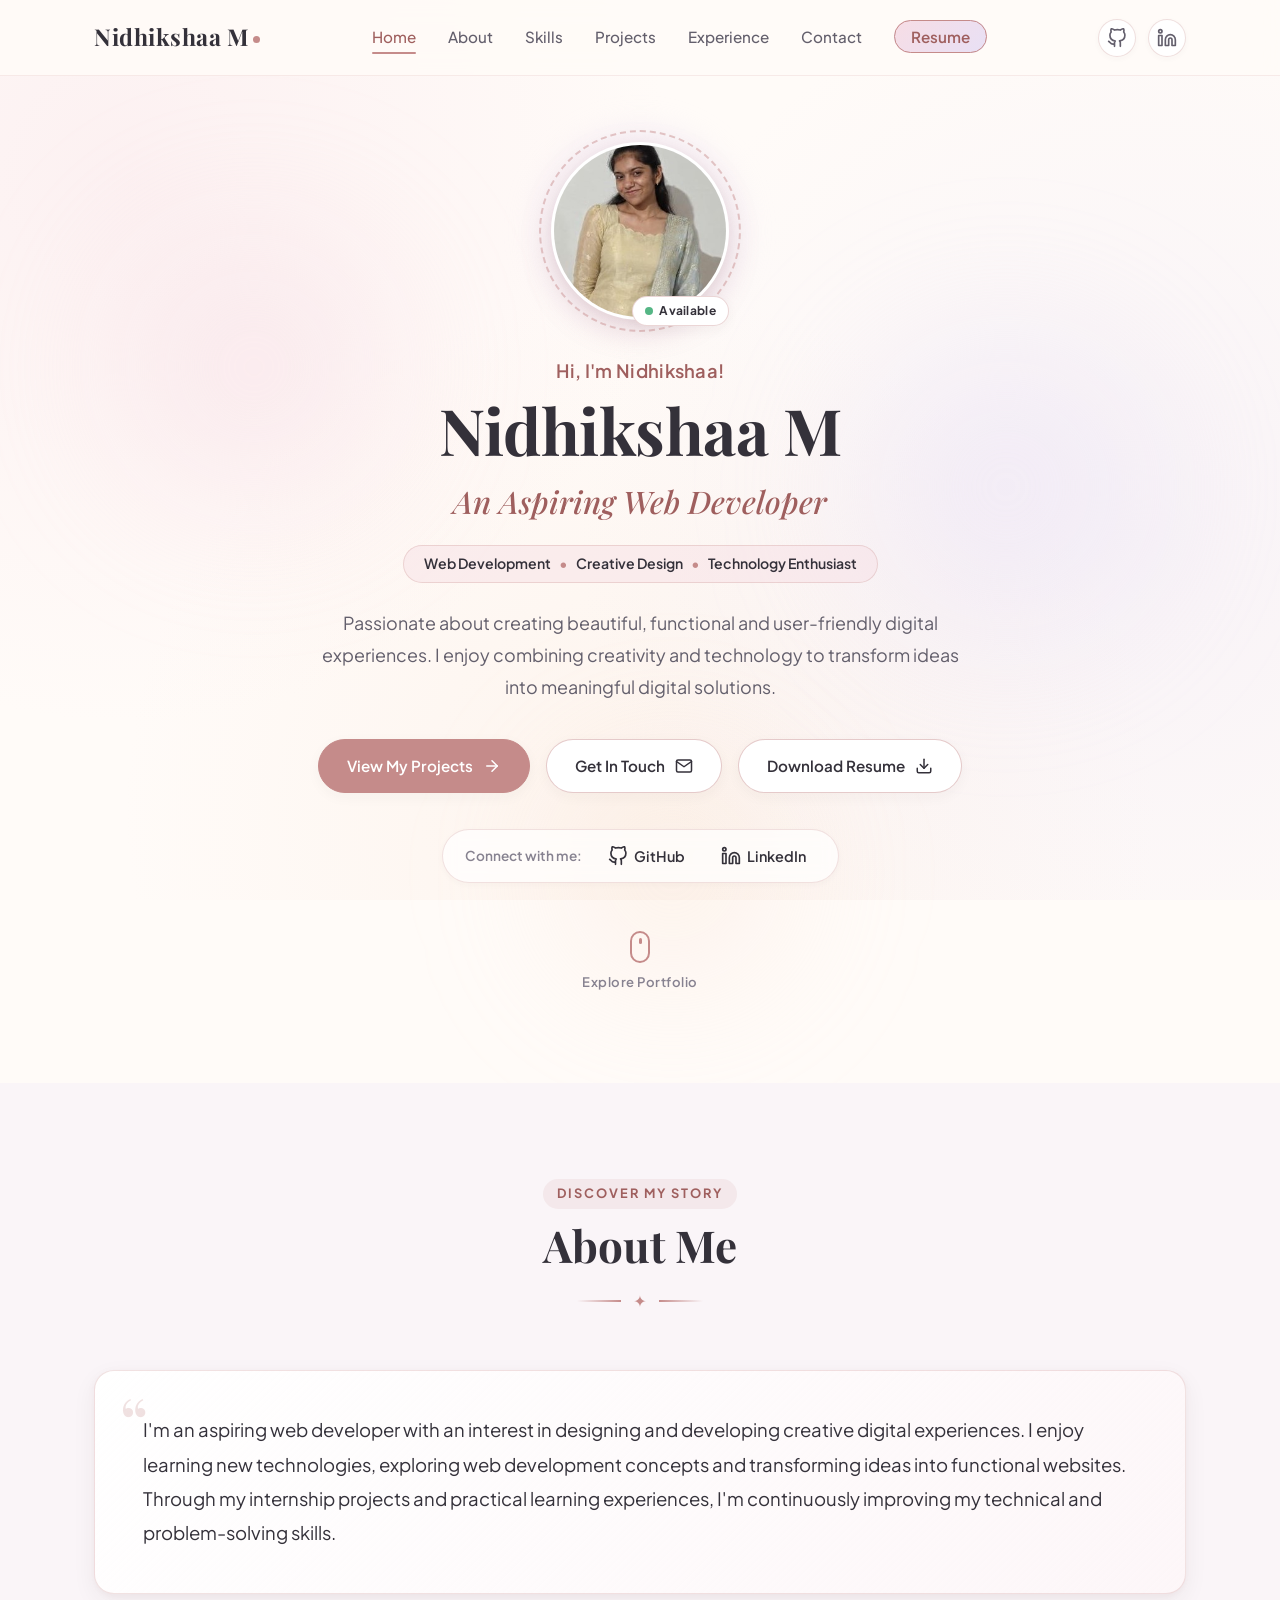
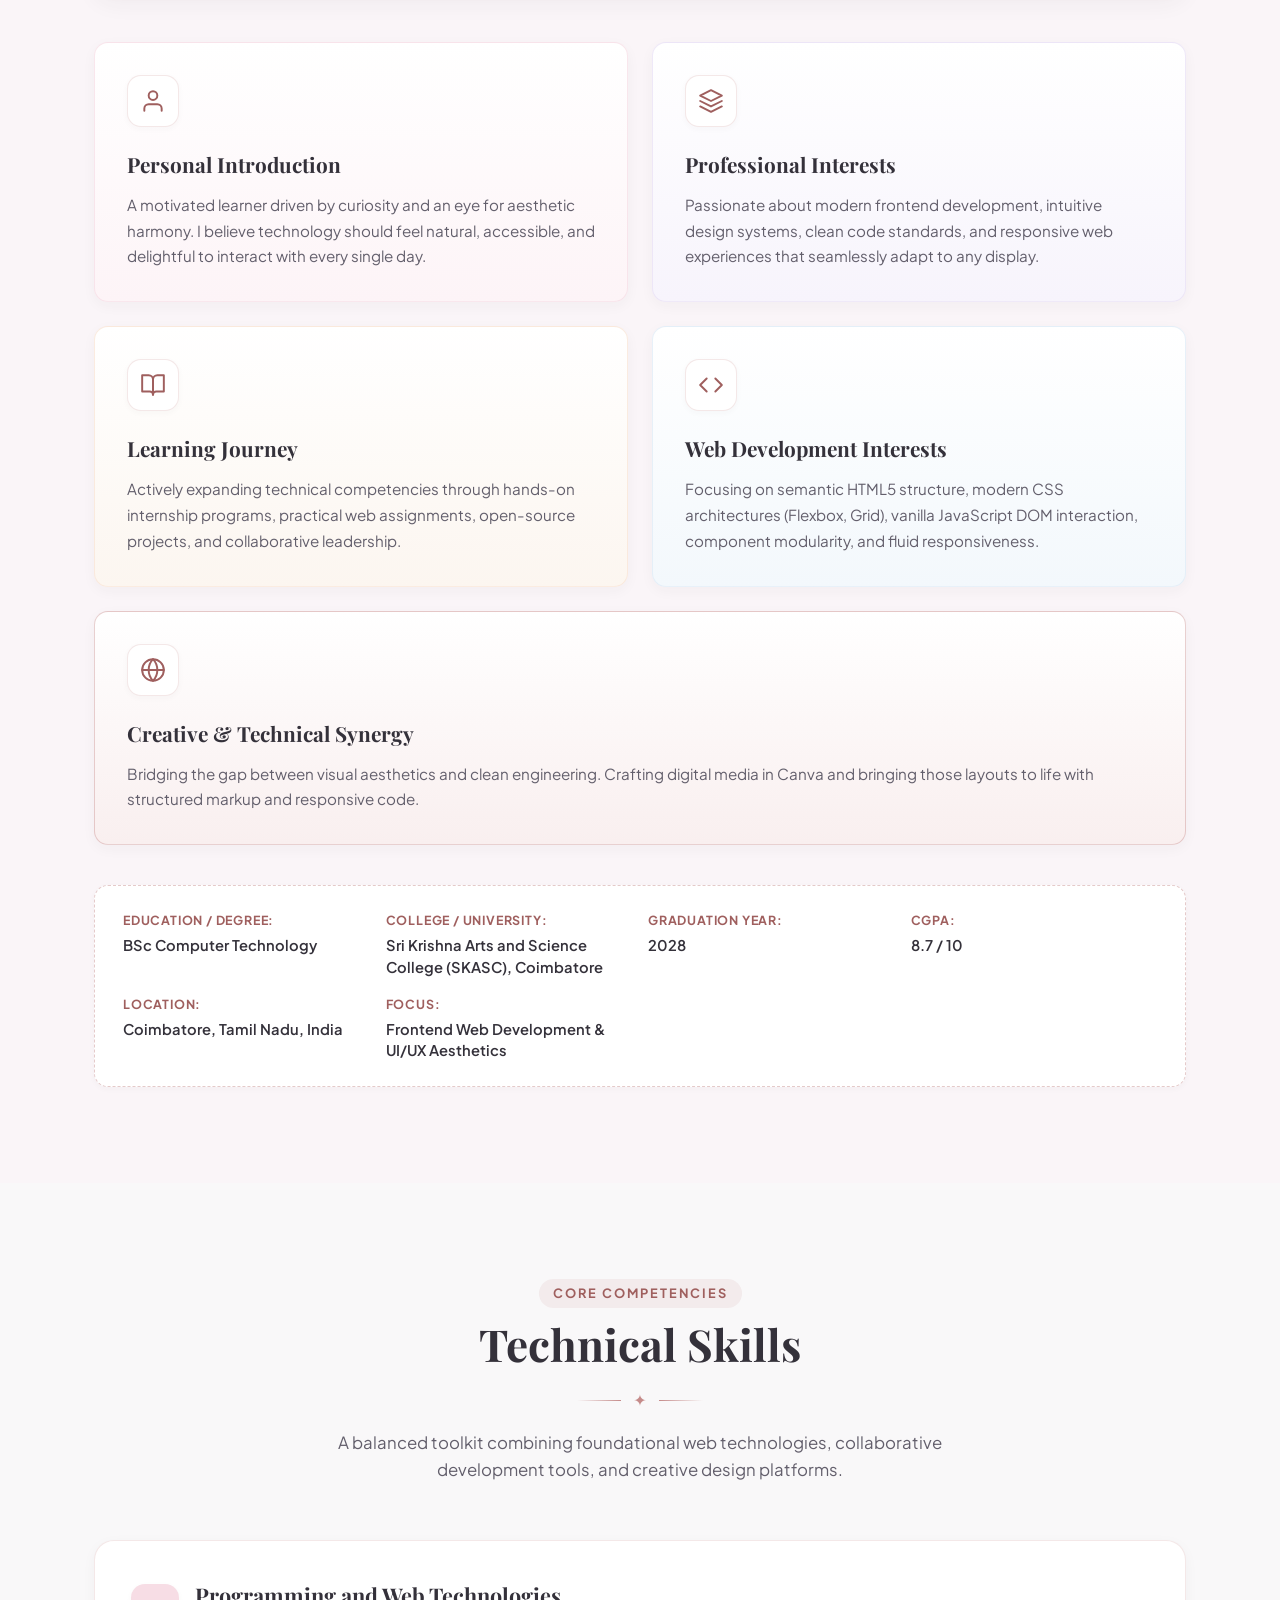
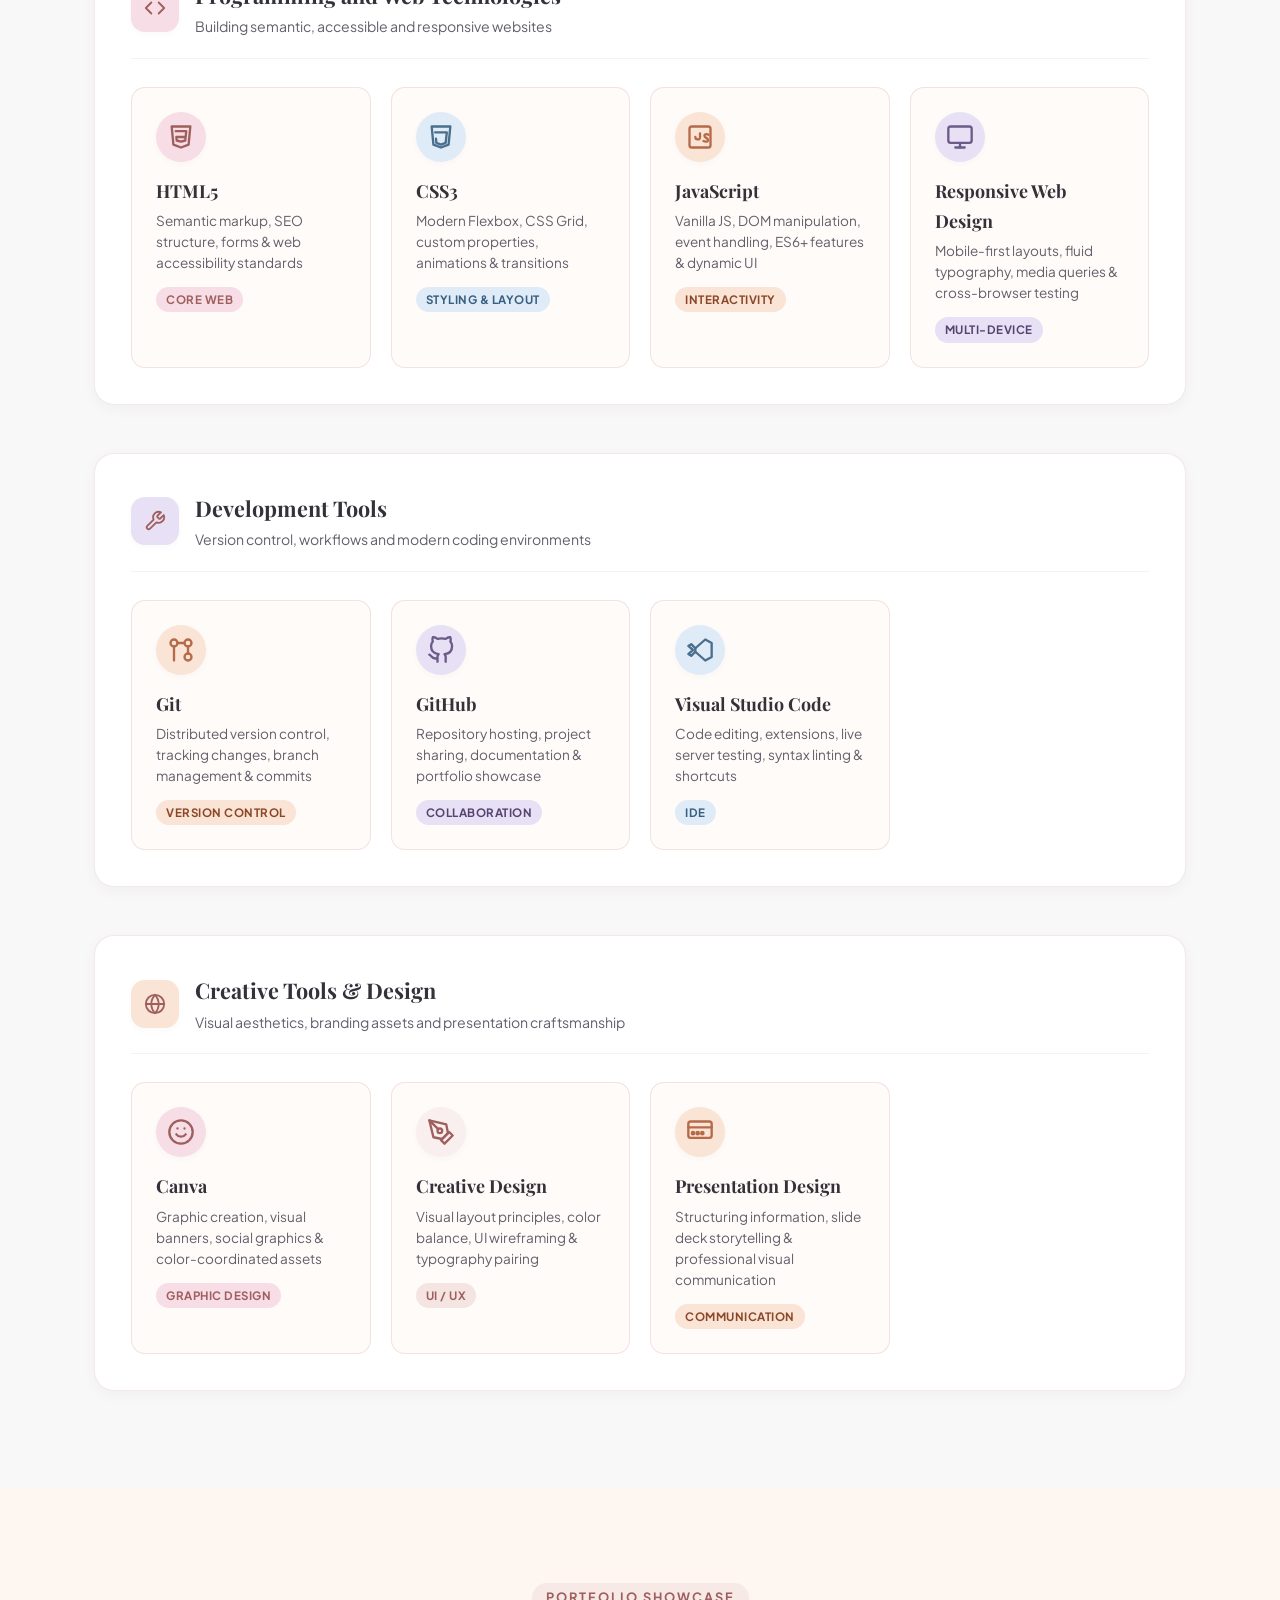
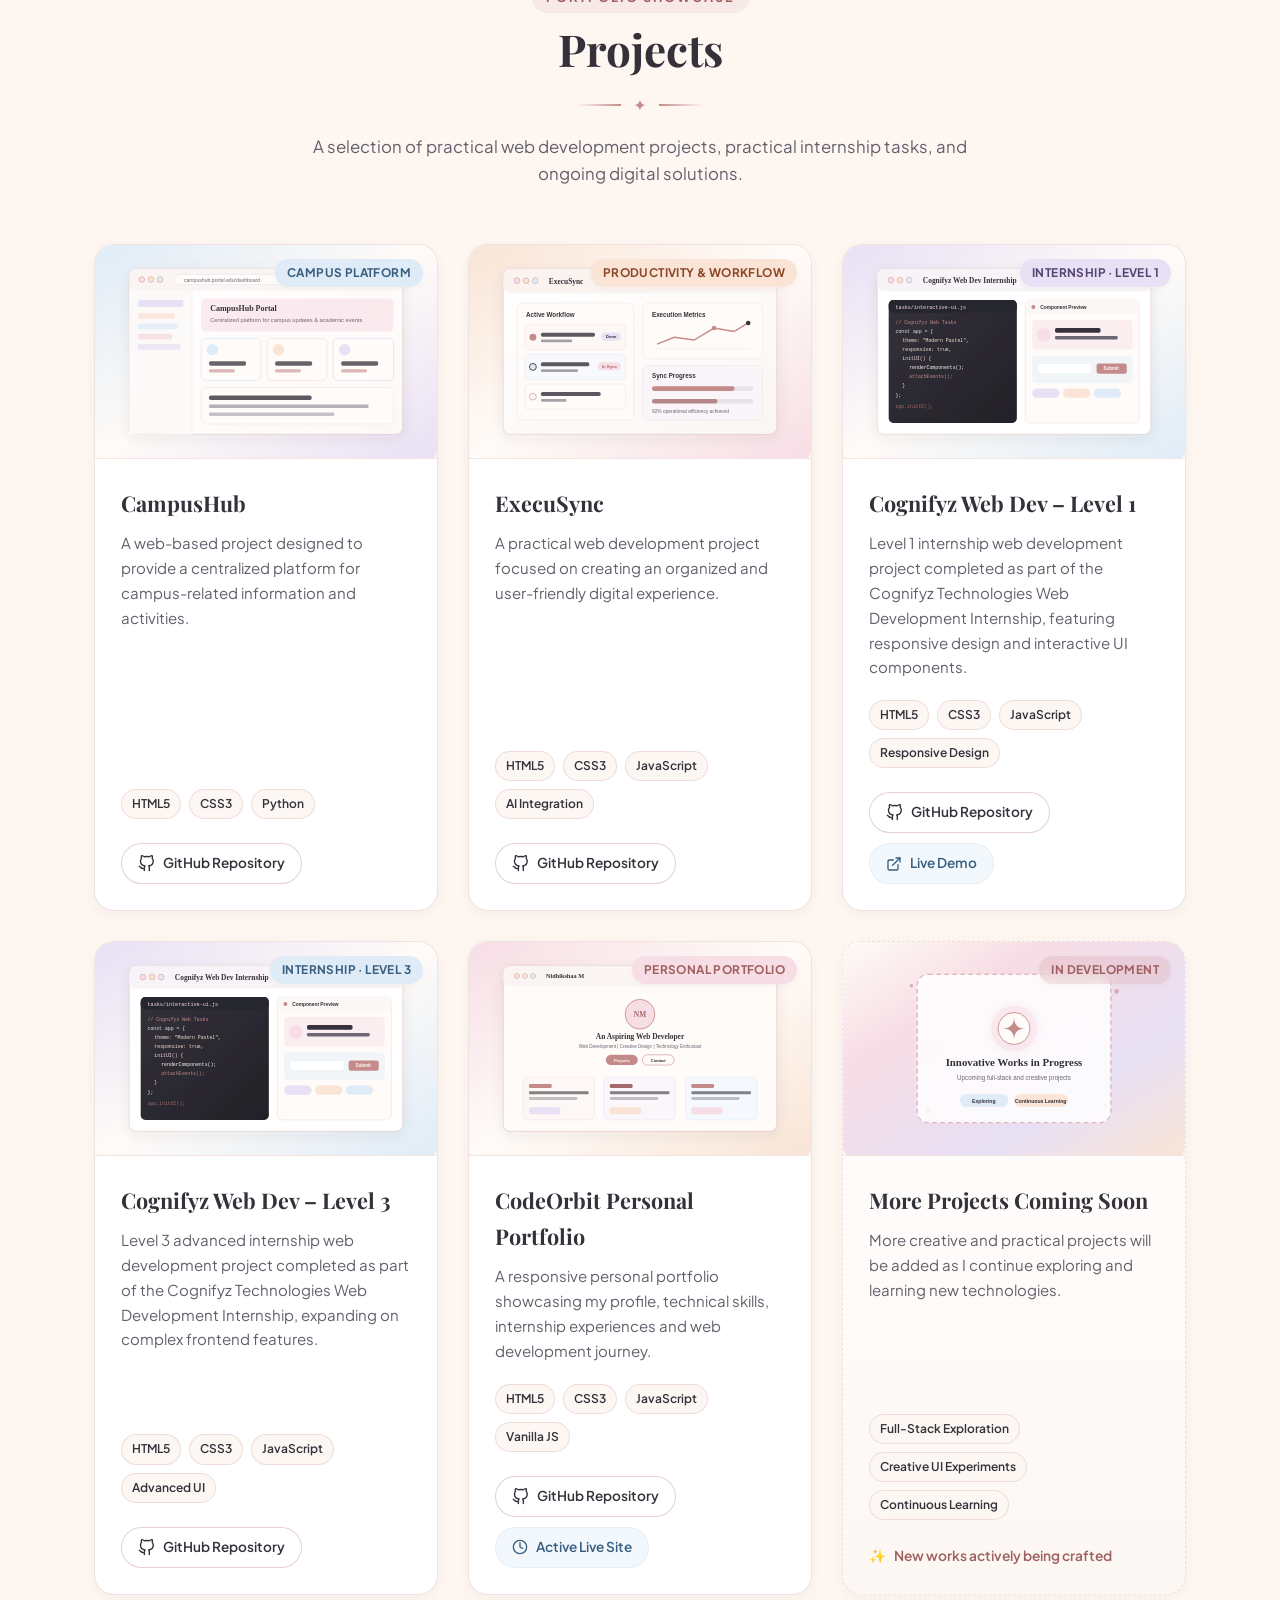
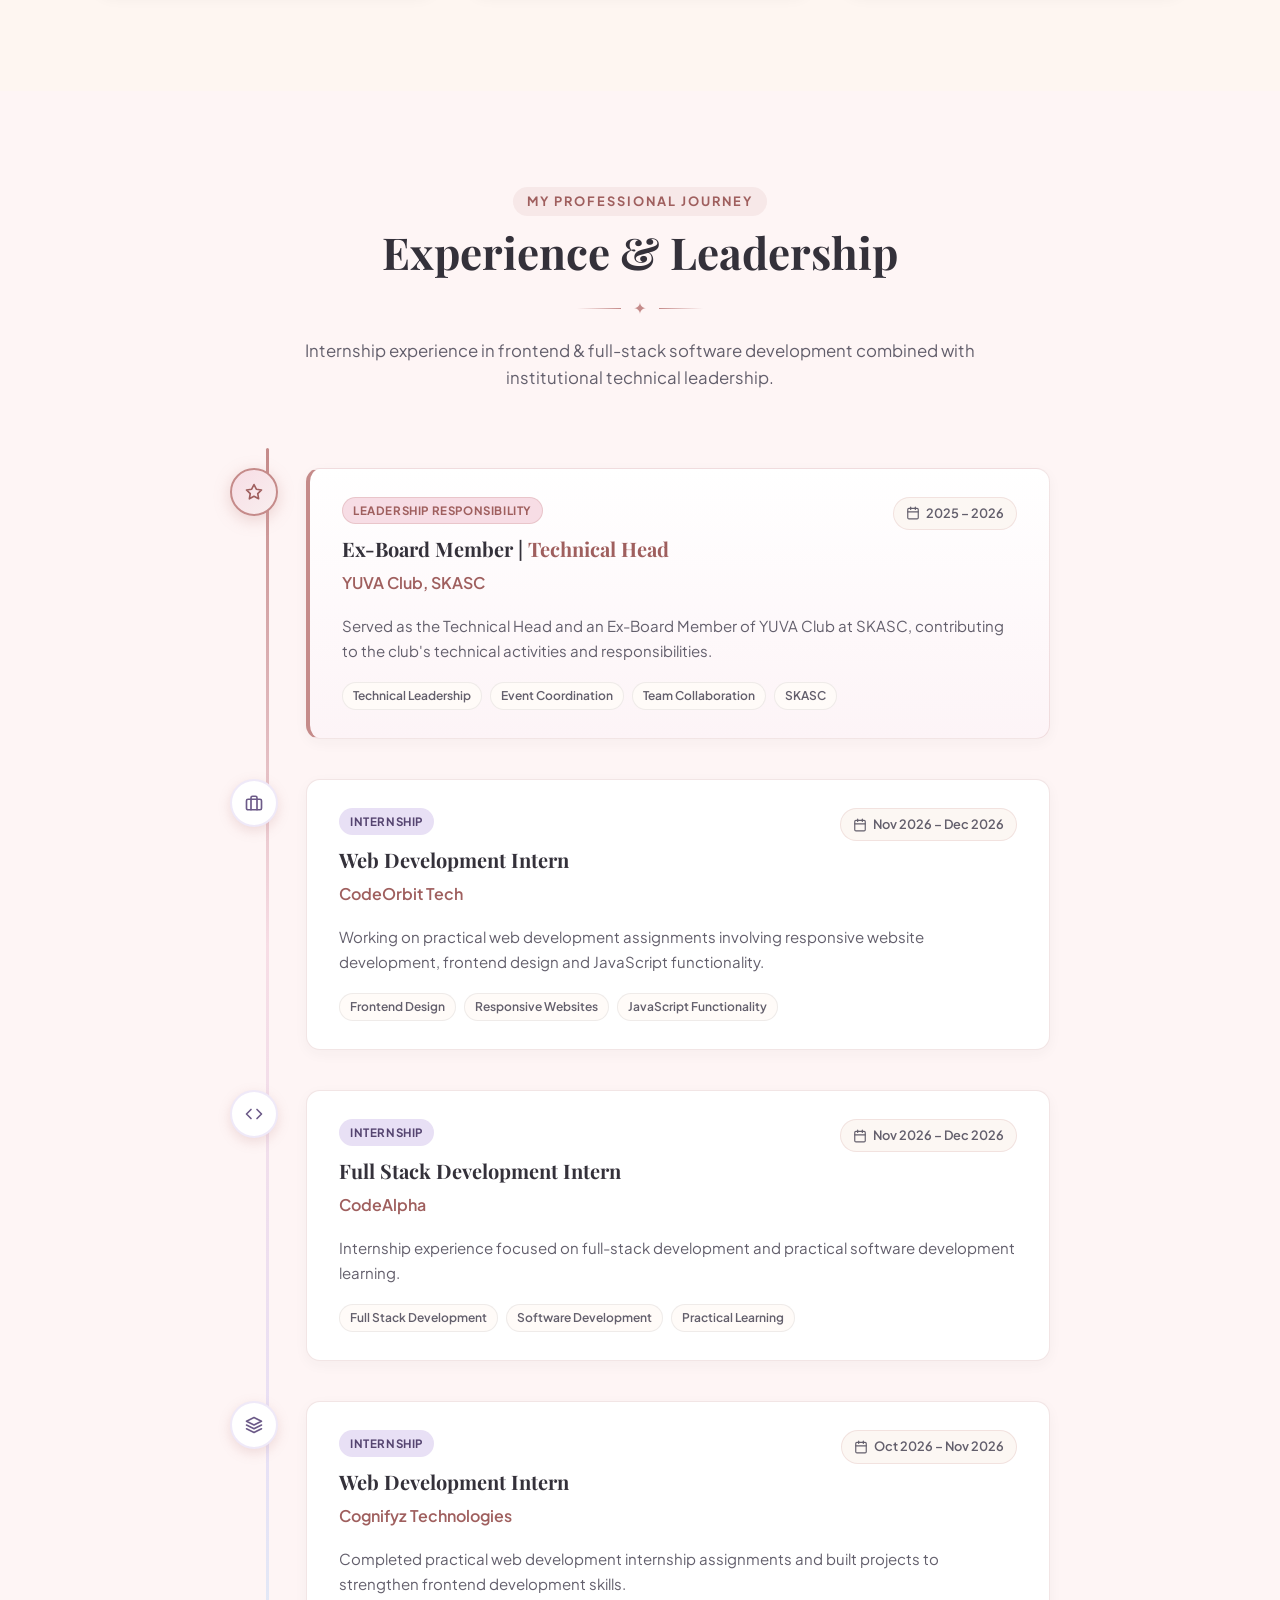
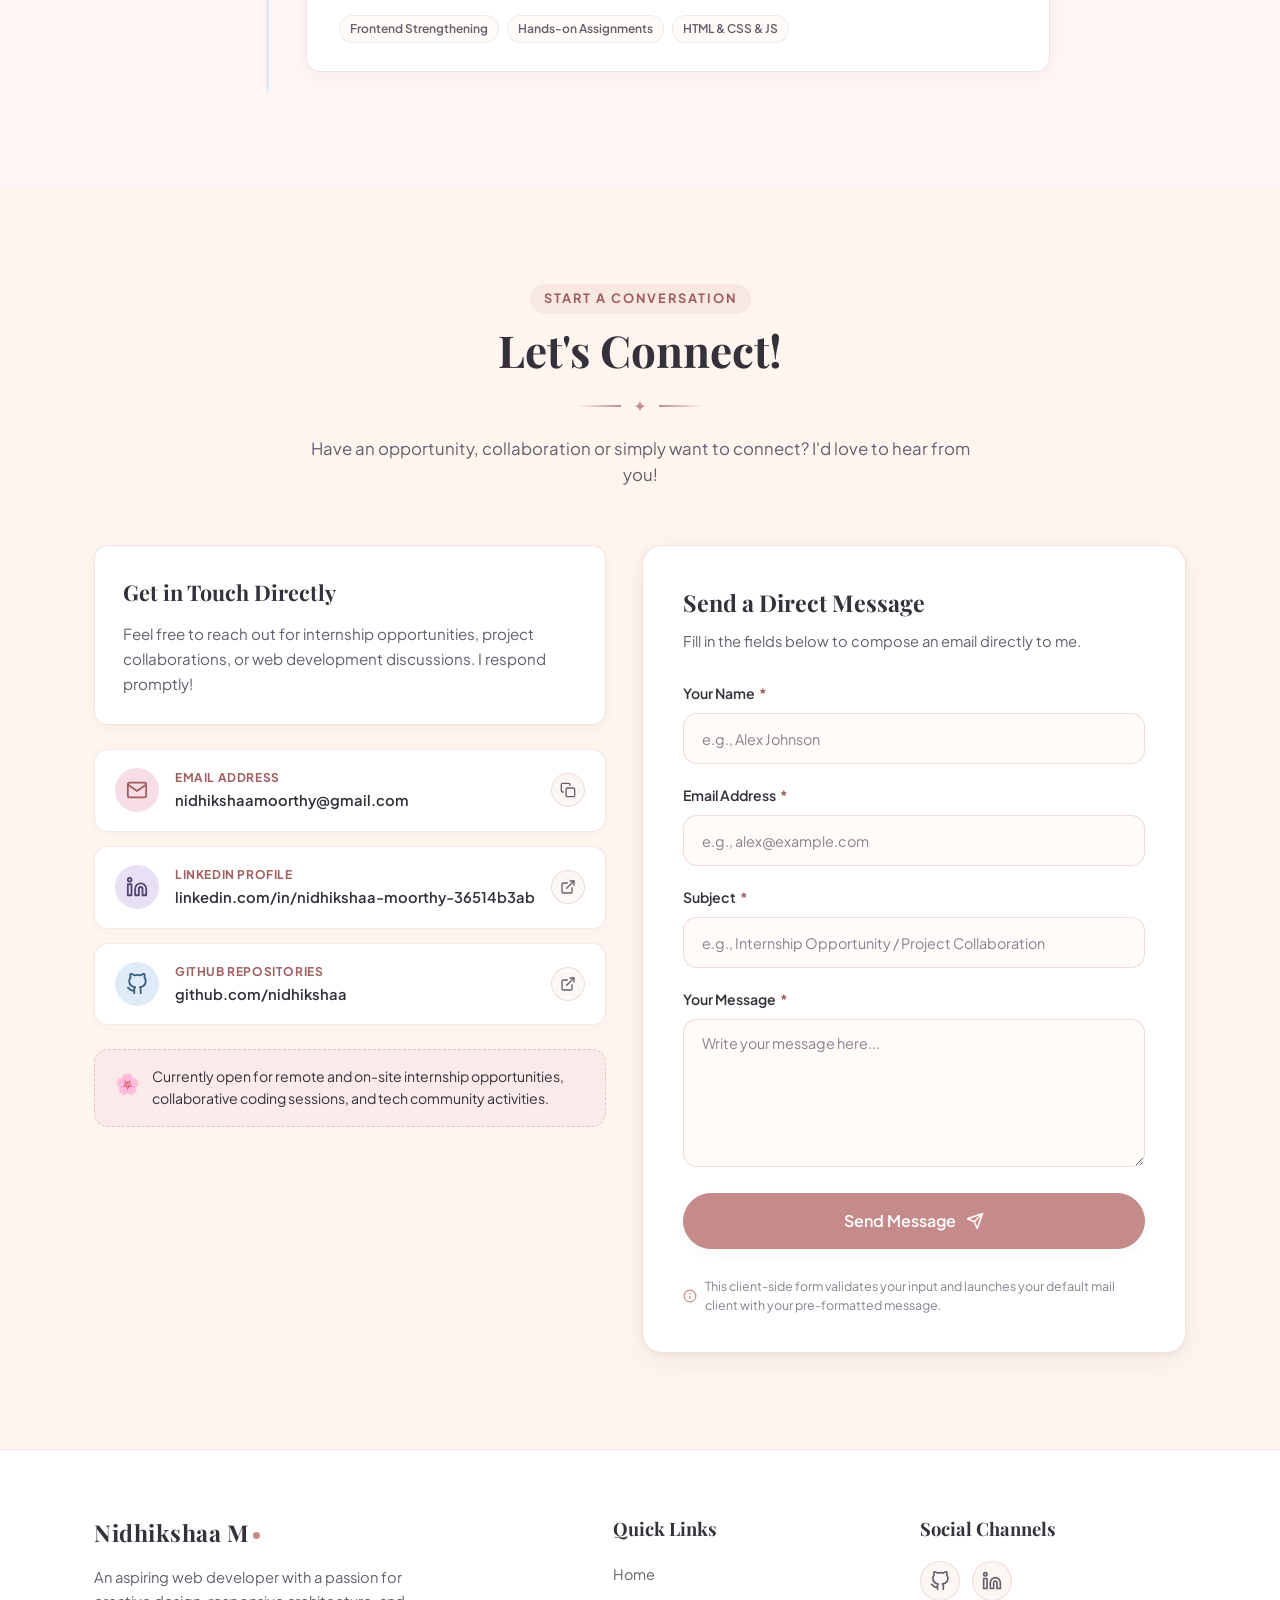
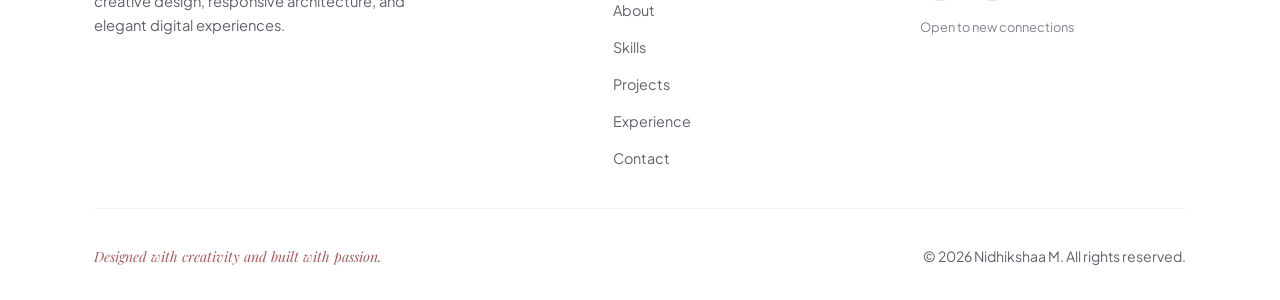
<file: index.html>
<!DOCTYPE html>
<html lang="en">
<head>
  <meta charset="UTF-8">
  <meta name="viewport" content="width=device-width, initial-scale=1.0">
  <meta name="description" content="Personal Portfolio of Nidhikshaa M - Aspiring Web Developer specializing in creative, responsive, and user-centric frontend experiences.">
  <meta name="keywords" content="Nidhikshaa M, Web Developer, Frontend Developer, Portfolio, HTML5, CSS3, JavaScript, UI/UX Design">
  <meta name="author" content="Nidhikshaa M">

  <title>Nidhikshaa M | Aspiring Web Developer</title>

  <!-- Google Fonts: Playfair Display (Serif) & Plus Jakarta Sans (Sans-Serif) -->
  <link rel="preconnect" href="https://fonts.googleapis.com">
  <link rel="preconnect" href="https://fonts.gstatic.com" crossorigin>
  <link href="https://fonts.googleapis.com/css2?family=Playfair+Display:ital,wght@0,500;0,600;0,700;1,400&family=Plus+Jakarta+Sans:wght@300;400;500;600;700&display=swap" rel="stylesheet">

  <!-- Main Stylesheet -->
  <link rel="stylesheet" href="css/style.css">

  <!-- Favicon placeholder (inline pastel SVG) -->
  <link rel="icon" type="image/svg+xml" href="data:image/svg+xml,<svg xmlns='http://www.w3.org/2000/svg' viewBox='0 0 100 100'><circle cx='50' cy='50' r='48' fill='%23F7DDE5'/><text x='50' y='60' font-family='Georgia,serif' font-size='42' font-weight='bold' fill='%23C58B8A' text-anchor='middle'>N</text></svg>">
</head>
<body>

  <!-- =========================================================================
       SECTION 1: NAVIGATION BAR
       ========================================================================= -->
  <header class="site-header" id="header">
    <div class="nav-container">
      <a href="#home" class="brand-logo" aria-label="Nidhikshaa M - Back to top">
        <span class="logo-text">Nidhikshaa M</span>
        <span class="logo-dot"></span>
      </a>

      <!-- Desktop Navigation Menu -->
      <nav class="nav-menu" id="nav-menu" aria-label="Main Navigation">
        <ul class="nav-list">
          <li class="nav-item"><a href="#home" class="nav-link active">Home</a></li>
          <li class="nav-item"><a href="#about" class="nav-link">About</a></li>
          <li class="nav-item"><a href="#skills" class="nav-link">Skills</a></li>
          <li class="nav-item"><a href="#projects" class="nav-link">Projects</a></li>
          <li class="nav-item"><a href="#experience" class="nav-link">Experience</a></li>
          <li class="nav-item"><a href="#contact" class="nav-link">Contact</a></li>
          <li class="nav-item"><a href="resume.html" target="_blank" class="nav-link nav-link-resume">Resume</a></li>
        </ul>
      </nav>

      <!-- Header Social Quick Links (Desktop) -->
      <div class="header-socials">
        <a href="https://github.com/nidhikshaa" target="_blank" rel="noopener noreferrer" class="social-icon-btn" aria-label="GitHub Profile">
          <svg class="icon-svg" viewBox="0 0 24 24" width="20" height="20" fill="none" stroke="currentColor" stroke-width="2" stroke-linecap="round" stroke-linejoin="round">
            <path d="M9 19c-5 1.5-5-2.5-7-3m14 6v-3.87a3.37 3.37 0 0 0-.94-2.61c3.14-.35 6.44-1.54 6.44-7A5.44 5.44 0 0 0 20 4.77 5.07 5.07 0 0 0 19.91 1S18.73.65 16 2.48a13.38 13.38 0 0 0-7 0C6.27.65 5.09 1 5.09 1A5.07 5.07 0 0 0 5 4.77a5.44 5.44 0 0 0-1.5 3.78c0 5.42 3.3 6.61 6.44 7A3.37 3.37 0 0 0 9 18.13V22"></path>
          </svg>
        </a>
        <a href="https://www.linkedin.com/in/nidhikshaa-moorthy-36514b3ab" target="_blank" rel="noopener noreferrer" class="social-icon-btn" aria-label="LinkedIn Profile">
          <svg class="icon-svg" viewBox="0 0 24 24" width="20" height="20" fill="none" stroke="currentColor" stroke-width="2" stroke-linecap="round" stroke-linejoin="round">
            <path d="M16 8a6 6 0 0 1 6 6v7h-4v-7a2 2 0 0 0-2-2 2 2 0 0 0-2 2v7h-4v-7a6 6 0 0 1 6-6z"></path>
            <rect x="2" y="9" width="4" height="12"></rect>
            <circle cx="4" cy="4" r="2"></circle>
          </svg>
        </a>
      </div>

      <!-- Hamburger Menu Toggle (Mobile) -->
      <button class="hamburger-btn" id="hamburger-btn" aria-label="Toggle navigation menu" aria-expanded="false" aria-controls="mobile-drawer">
        <span class="hamburger-bar"></span>
        <span class="hamburger-bar"></span>
        <span class="hamburger-bar"></span>
      </button>
    </div>

    <!-- Mobile Drawer Navigation -->
    <div class="mobile-drawer" id="mobile-drawer" aria-hidden="true">
      <div class="mobile-drawer-inner">
        <ul class="mobile-nav-list">
          <li><a href="#home" class="mobile-nav-link">Home</a></li>
          <li><a href="#about" class="mobile-nav-link">About</a></li>
          <li><a href="#skills" class="mobile-nav-link">Skills</a></li>
          <li><a href="#projects" class="mobile-nav-link">Projects</a></li>
          <li><a href="#experience" class="mobile-nav-link">Experience</a></li>
          <li><a href="#contact" class="mobile-nav-link">Contact</a></li>
        </ul>
        <div class="mobile-drawer-socials">
          <a href="https://github.com/nidhikshaa" target="_blank" rel="noopener noreferrer" class="social-chip" aria-label="GitHub Profile">
            <svg class="icon-svg" viewBox="0 0 24 24" width="18" height="18" fill="none" stroke="currentColor" stroke-width="2" stroke-linecap="round" stroke-linejoin="round">
              <path d="M9 19c-5 1.5-5-2.5-7-3m14 6v-3.87a3.37 3.37 0 0 0-.94-2.61c3.14-.35 6.44-1.54 6.44-7A5.44 5.44 0 0 0 20 4.77 5.07 5.07 0 0 0 19.91 1S18.73.65 16 2.48a13.38 13.38 0 0 0-7 0C6.27.65 5.09 1 5.09 1A5.07 5.07 0 0 0 5 4.77a5.44 5.44 0 0 0-1.5 3.78c0 5.42 3.3 6.61 6.44 7A3.37 3.37 0 0 0 9 18.13V22"></path>
            </svg>
            <span>GitHub</span>
          </a>
          <a href="https://www.linkedin.com/in/nidhikshaa-moorthy-36514b3ab" target="_blank" rel="noopener noreferrer" class="social-chip" aria-label="LinkedIn Profile">
            <svg class="icon-svg" viewBox="0 0 24 24" width="18" height="18" fill="none" stroke="currentColor" stroke-width="2" stroke-linecap="round" stroke-linejoin="round">
              <path d="M16 8a6 6 0 0 1 6 6v7h-4v-7a2 2 0 0 0-2-2 2 2 0 0 0-2 2v7h-4v-7a6 6 0 0 1 6-6z"></path>
              <rect x="2" y="9" width="4" height="12"></rect>
              <circle cx="4" cy="4" r="2"></circle>
            </svg>
            <span>LinkedIn</span>
          </a>
        </div>
      </div>
    </div>
  </header>

  <main id="main-content">

    <!-- =========================================================================
         SECTION 2: HERO / HOME SECTION (CENTERED HERO LAYOUT)
         ========================================================================= -->
    <section class="hero-section" id="home">
      <!-- Ambient Decorative Pastel Blobs -->
      <div class="hero-ambient-blob hero-blob-1" aria-hidden="true"></div>
      <div class="hero-ambient-blob hero-blob-2" aria-hidden="true"></div>
      <div class="hero-ambient-blob hero-blob-3" aria-hidden="true"></div>

      <div class="container hero-container">
        
        <!-- Profile Image Frame (Top Center) -->
        <div class="hero-avatar-wrapper">
          <div class="avatar-decorative-ring" aria-hidden="true"></div>
          <div class="avatar-glow" aria-hidden="true"></div>
          <div class="hero-avatar-frame">
            <img 
              src="css/profile.jpg" 
              alt="Nidhikshaa M - Profile Photo" 
              class="hero-profile-img" 
              id="hero-profile-photo"
              width="200" 
              height="200"
              loading="eager"
            >
          </div>
          <div class="avatar-badge" title="Actively Seeking Opportunities">
            <span class="badge-pulse"></span>
            <span class="badge-text">Available</span>
          </div>
        </div>

        <!-- Hero Content / Introduction -->
        <div class="hero-content">
          <span class="hero-greeting">Hi, I'm Nidhikshaa!</span>
          <h1 class="hero-name">Nidhikshaa M</h1>
          <h2 class="hero-headline">An Aspiring Web Developer</h2>

          <div class="hero-pill-badge">
            <span>Web Development</span>
            <span class="badge-divider">•</span>
            <span>Creative Design</span>
            <span class="badge-divider">•</span>
            <span>Technology Enthusiast</span>
          </div>

          <p class="hero-description">
            Passionate about creating beautiful, functional and user-friendly digital experiences. I enjoy combining creativity and technology to transform ideas into meaningful digital solutions.
          </p>

          <!-- Hero CTA Action Buttons -->
          <div class="hero-actions">
            <a href="#projects" class="btn btn-primary">
              <span>View My Projects</span>
              <svg class="btn-icon" viewBox="0 0 24 24" width="18" height="18" fill="none" stroke="currentColor" stroke-width="2" stroke-linecap="round" stroke-linejoin="round">
                <line x1="5" y1="12" x2="19" y2="12"></line>
                <polyline points="12 5 19 12 12 19"></polyline>
              </svg>
            </a>
            <a href="#contact" class="btn btn-secondary">
              <span>Get In Touch</span>
              <svg class="btn-icon" viewBox="0 0 24 24" width="18" height="18" fill="none" stroke="currentColor" stroke-width="2" stroke-linecap="round" stroke-linejoin="round">
                <path d="M4 4h16c1.1 0 2 .9 2 2v12c0 1.1-.9 2-2 2H4c-1.1 0-2-.9-2-2V6c0-1.1.9-2 2-2z"></path>
                <polyline points="22,6 12,13 2,6"></polyline>
              </svg>
            </a>
            <a href="resume.html" target="_blank" class="btn btn-secondary">
              <span>Download Resume</span>
              <svg class="btn-icon" viewBox="0 0 24 24" width="18" height="18" fill="none" stroke="currentColor" stroke-width="2" stroke-linecap="round" stroke-linejoin="round">
                <path d="M21 15v4a2 2 0 0 1-2 2H5a2 2 0 0 1-2-2v-4"></path>
                <polyline points="7 10 12 15 17 10"></polyline>
                <line x1="12" y1="15" x2="12" y2="3"></line>
              </svg>
            </a>
          </div>

          <!-- Hero Social Media Links -->
          <div class="hero-social-links">
            <span class="social-label">Connect with me:</span>
            <a href="https://github.com/nidhikshaa" target="_blank" rel="noopener noreferrer" class="hero-social-link" title="GitHub - @nidhikshaa">
              <svg viewBox="0 0 24 24" width="20" height="20" fill="none" stroke="currentColor" stroke-width="2" stroke-linecap="round" stroke-linejoin="round">
                <path d="M9 19c-5 1.5-5-2.5-7-3m14 6v-3.87a3.37 3.37 0 0 0-.94-2.61c3.14-.35 6.44-1.54 6.44-7A5.44 5.44 0 0 0 20 4.77 5.07 5.07 0 0 0 19.91 1S18.73.65 16 2.48a13.38 13.38 0 0 0-7 0C6.27.65 5.09 1 5.09 1A5.07 5.07 0 0 0 5 4.77a5.44 5.44 0 0 0-1.5 3.78c0 5.42 3.3 6.61 6.44 7A3.37 3.37 0 0 0 9 18.13V22"></path>
              </svg>
              <span>GitHub</span>
            </a>
            <a href="https://www.linkedin.com/in/nidhikshaa-moorthy-36514b3ab" target="_blank" rel="noopener noreferrer" class="hero-social-link" title="LinkedIn - Nidhikshaa Moorthy">
              <svg viewBox="0 0 24 24" width="20" height="20" fill="none" stroke="currentColor" stroke-width="2" stroke-linecap="round" stroke-linejoin="round">
                <path d="M16 8a6 6 0 0 1 6 6v7h-4v-7a2 2 0 0 0-2-2 2 2 0 0 0-2 2v7h-4v-7a6 6 0 0 1 6-6z"></path>
                <rect x="2" y="9" width="4" height="12"></rect>
                <circle cx="4" cy="4" r="2"></circle>
              </svg>
              <span>LinkedIn</span>
            </a>
          </div>

        </div>

        <!-- Gentle Scroll Down Indicator -->
        <a href="#about" class="scroll-down-indicator" aria-label="Scroll down to About Me section">
          <span class="scroll-mouse">
            <span class="scroll-wheel"></span>
          </span>
          <span class="scroll-text">Explore Portfolio</span>
        </a>

      </div>
    </section>


    <!-- =========================================================================
         SECTION 3: ABOUT ME
         ========================================================================= -->
    <section class="about-section" id="about">
      <div class="container">
        
        <!-- Section Header -->
        <div class="section-header">
          <span class="section-tagline">Discover My Story</span>
          <h2 class="section-title">About Me</h2>
          <div class="section-divider">
            <span class="divider-line"></span>
            <span class="divider-ornament">✦</span>
            <span class="divider-line"></span>
          </div>
        </div>

        <!-- Main Introduction Banner Card -->
        <div class="about-intro-card">
          <div class="intro-quote-icon" aria-hidden="true">“</div>
          <p class="about-lead-text">
            I'm an aspiring web developer with an interest in designing and developing creative digital experiences. I enjoy learning new technologies, exploring web development concepts and transforming ideas into functional websites. Through my internship projects and practical learning experiences, I'm continuously improving my technical and problem-solving skills.
          </p>
        </div>

        <!-- 5 Key Dimension Focus Grid -->
        <div class="about-grid">
          
          <!-- Area 1: Personal Introduction -->
          <div class="about-card card-blush">
            <div class="about-card-icon-box">
              <svg viewBox="0 0 24 24" width="26" height="26" fill="none" stroke="currentColor" stroke-width="1.8" stroke-linecap="round" stroke-linejoin="round">
                <path d="M20 21v-2a4 4 0 0 0-4-4H8a4 4 0 0 0-4 4v2"></path>
                <circle cx="12" cy="7" r="4"></circle>
              </svg>
            </div>
            <h3 class="about-card-title">Personal Introduction</h3>
            <p class="about-card-desc">
              A motivated learner driven by curiosity and an eye for aesthetic harmony. I believe technology should feel natural, accessible, and delightful to interact with every single day.
            </p>
          </div>

          <!-- Area 2: Professional Interests -->
          <div class="about-card card-lavender">
            <div class="about-card-icon-box">
              <svg viewBox="0 0 24 24" width="26" height="26" fill="none" stroke="currentColor" stroke-width="1.8" stroke-linecap="round" stroke-linejoin="round">
                <polygon points="12 2 2 7 12 12 22 7 12 2"></polygon>
                <polyline points="2 17 12 22 22 17"></polyline>
                <polyline points="2 12 12 17 22 12"></polyline>
              </svg>
            </div>
            <h3 class="about-card-title">Professional Interests</h3>
            <p class="about-card-desc">
              Passionate about modern frontend development, intuitive design systems, clean code standards, and responsive web experiences that seamlessly adapt to any display.
            </p>
          </div>

          <!-- Area 3: Learning Journey -->
          <div class="about-card card-peach">
            <div class="about-card-icon-box">
              <svg viewBox="0 0 24 24" width="26" height="26" fill="none" stroke="currentColor" stroke-width="1.8" stroke-linecap="round" stroke-linejoin="round">
                <path d="M2 3h6a4 4 0 0 1 4 4v14a3 3 0 0 0-3-3H2z"></path>
                <path d="M22 3h-6a4 4 0 0 0-4 4v14a3 3 0 0 1 3-3h7z"></path>
              </svg>
            </div>
            <h3 class="about-card-title">Learning Journey</h3>
            <p class="about-card-desc">
              Actively expanding technical competencies through hands-on internship programs, practical web assignments, open-source projects, and collaborative leadership.
            </p>
          </div>

          <!-- Area 4: Web Development Interests -->
          <div class="about-card card-powder-blue">
            <div class="about-card-icon-box">
              <svg viewBox="0 0 24 24" width="26" height="26" fill="none" stroke="currentColor" stroke-width="1.8" stroke-linecap="round" stroke-linejoin="round">
                <polyline points="16 18 22 12 16 6"></polyline>
                <polyline points="8 6 2 12 8 18"></polyline>
              </svg>
            </div>
            <h3 class="about-card-title">Web Development Interests</h3>
            <p class="about-card-desc">
              Focusing on semantic HTML5 structure, modern CSS architectures (Flexbox, Grid), vanilla JavaScript DOM interaction, component modularity, and fluid responsiveness.
            </p>
          </div>

          <!-- Area 5: Creative & Technical Skills -->
          <div class="about-card card-rose-gold span-2">
            <div class="about-card-icon-box">
              <svg viewBox="0 0 24 24" width="26" height="26" fill="none" stroke="currentColor" stroke-width="1.8" stroke-linecap="round" stroke-linejoin="round">
                <circle cx="12" cy="12" r="10"></circle>
                <path d="M12 2a14.5 14.5 0 0 0 0 20 14.5 14.5 0 0 0 0-20"></path>
                <path d="M2 12h20"></path>
              </svg>
            </div>
            <h3 class="about-card-title">Creative &amp; Technical Synergy</h3>
            <p class="about-card-desc">
              Bridging the gap between visual aesthetics and clean engineering. Crafting digital media in Canva and bringing those layouts to life with structured markup and responsive code.
            </p>
          </div>

        </div>

        <!-- Academic & Profile Quick Facts -->
        <div class="about-meta-box">
          <div class="meta-item">
            <span class="meta-label">Education / Degree:</span>
            <span class="meta-value">BSc Computer Technology</span>
          </div>
          <div class="meta-item">
            <span class="meta-label">College / University:</span>
            <span class="meta-value">Sri Krishna Arts and Science College (SKASC), Coimbatore</span>
          </div>
          <div class="meta-item">
            <span class="meta-label">Graduation Year:</span>
            <span class="meta-value">2028</span>
          </div>
          <div class="meta-item">
            <span class="meta-label">CGPA:</span>
            <span class="meta-value">8.7 / 10</span>
          </div>
          <div class="meta-item">
            <span class="meta-label">Location:</span>
            <span class="meta-value">Coimbatore, Tamil Nadu, India</span>
          </div>
          <div class="meta-item">
            <span class="meta-label">Focus:</span>
            <span class="meta-value">Frontend Web Development &amp; UI/UX Aesthetics</span>
          </div>
        </div>

      </div>
    </section>


    <!-- =========================================================================
         SECTION 4: TECHNICAL SKILLS
         ========================================================================= -->
    <section class="skills-section" id="skills">
      <div class="container">
        
        <!-- Section Header -->
        <div class="section-header">
          <span class="section-tagline">Core Competencies</span>
          <h2 class="section-title">Technical Skills</h2>
          <div class="section-divider">
            <span class="divider-line"></span>
            <span class="divider-ornament">✦</span>
            <span class="divider-line"></span>
          </div>
          <p class="section-subtitle">
            A balanced toolkit combining foundational web technologies, collaborative development tools, and creative design platforms.
          </p>
        </div>

        <!-- Skills Container Organized by Category -->
        <div class="skills-category-wrapper">
          
          <!-- Category 1: Programming and Web Technologies -->
          <div class="skill-category-block">
            <div class="category-header">
              <div class="category-icon-chip cat-chip-web">
                <svg viewBox="0 0 24 24" width="22" height="22" fill="none" stroke="currentColor" stroke-width="2" stroke-linecap="round" stroke-linejoin="round">
                  <polyline points="16 18 22 12 16 6"></polyline>
                  <polyline points="8 6 2 12 8 18"></polyline>
                </svg>
              </div>
              <div>
                <h3 class="category-title">Programming and Web Technologies</h3>
                <span class="category-subtitle">Building semantic, accessible and responsive websites</span>
              </div>
            </div>

            <div class="skills-card-grid">
              
              <!-- HTML5 -->
              <div class="skill-card">
                <div class="skill-icon-bubble bubble-blush">
                  <svg viewBox="0 0 24 24" width="28" height="28" fill="none" stroke="currentColor" stroke-width="2" stroke-linecap="round" stroke-linejoin="round">
                    <path d="M4 3h16l-1.5 15.5L12 21l-6.5-2.5L4 3z"></path>
                    <path d="M7.5 7h9l-.5 5H8l.3 3 3.7 1 3.7-1 .3-3.5"></path>
                  </svg>
                </div>
                <div class="skill-details">
                  <h4 class="skill-name">HTML5</h4>
                  <p class="skill-desc">Semantic markup, SEO structure, forms &amp; web accessibility standards</p>
                  <span class="skill-badge badge-blush">Core Web</span>
                </div>
              </div>

              <!-- CSS3 -->
              <div class="skill-card">
                <div class="skill-icon-bubble bubble-powder-blue">
                  <svg viewBox="0 0 24 24" width="28" height="28" fill="none" stroke="currentColor" stroke-width="2" stroke-linecap="round" stroke-linejoin="round">
                    <path d="M4 3h16l-1.5 15.5L12 21l-6.5-2.5L4 3z"></path>
                    <path d="M7 8h10l-1 9-4 1.5L8 17l-.3-3.5"></path>
                  </svg>
                </div>
                <div class="skill-details">
                  <h4 class="skill-name">CSS3</h4>
                  <p class="skill-desc">Modern Flexbox, CSS Grid, custom properties, animations &amp; transitions</p>
                  <span class="skill-badge badge-powder-blue">Styling &amp; Layout</span>
                </div>
              </div>

              <!-- JavaScript -->
              <div class="skill-card">
                <div class="skill-icon-bubble bubble-peach">
                  <svg viewBox="0 0 24 24" width="28" height="28" fill="none" stroke="currentColor" stroke-width="2" stroke-linecap="round" stroke-linejoin="round">
                    <rect x="3" y="3" width="18" height="18" rx="2"></rect>
                    <path d="M8 12a2 2 0 0 0 2 2h.5a1.5 1.5 0 0 0 1.5-1.5V9"></path>
                    <path d="M15 15.5c.5.3 1.2.5 1.8.5 1.2 0 2-.6 2-1.5 0-2-3-1.5-3-3.5 0-.8.7-1.5 1.8-1.5.6 0 1.2.2 1.7.5"></path>
                  </svg>
                </div>
                <div class="skill-details">
                  <h4 class="skill-name">JavaScript</h4>
                  <p class="skill-desc">Vanilla JS, DOM manipulation, event handling, ES6+ features &amp; dynamic UI</p>
                  <span class="skill-badge badge-peach">Interactivity</span>
                </div>
              </div>

              <!-- Responsive Web Design -->
              <div class="skill-card">
                <div class="skill-icon-bubble bubble-lavender">
                  <svg viewBox="0 0 24 24" width="28" height="28" fill="none" stroke="currentColor" stroke-width="2" stroke-linecap="round" stroke-linejoin="round">
                    <rect x="2" y="3" width="20" height="14" rx="2"></rect>
                    <line x1="8" y1="21" x2="16" y2="21"></line>
                    <line x1="12" y1="17" x2="12" y2="21"></line>
                  </svg>
                </div>
                <div class="skill-details">
                  <h4 class="skill-name">Responsive Web Design</h4>
                  <p class="skill-desc">Mobile-first layouts, fluid typography, media queries &amp; cross-browser testing</p>
                  <span class="skill-badge badge-lavender">Multi-Device</span>
                </div>
              </div>

            </div>
          </div>

          <!-- Category 2: Development Tools -->
          <div class="skill-category-block">
            <div class="category-header">
              <div class="category-icon-chip cat-chip-tools">
                <svg viewBox="0 0 24 24" width="22" height="22" fill="none" stroke="currentColor" stroke-width="2" stroke-linecap="round" stroke-linejoin="round">
                  <path d="M14.7 6.3a1 1 0 0 0 0 1.4l1.6 1.6a1 1 0 0 0 1.4 0l3.77-3.77a6 6 0 0 1-7.94 7.94l-6.91 6.91a2.12 2.12 0 0 1-3-3l6.91-6.91a6 6 0 0 1 7.94-7.94l-3.76 3.76z"></path>
                </svg>
              </div>
              <div>
                <h3 class="category-title">Development Tools</h3>
                <span class="category-subtitle">Version control, workflows and modern coding environments</span>
              </div>
            </div>

            <div class="skills-card-grid">
              
              <!-- Git -->
              <div class="skill-card">
                <div class="skill-icon-bubble bubble-peach">
                  <svg viewBox="0 0 24 24" width="28" height="28" fill="none" stroke="currentColor" stroke-width="2" stroke-linecap="round" stroke-linejoin="round">
                    <circle cx="18" cy="18" r="3"></circle>
                    <circle cx="6" cy="6" r="3"></circle>
                    <circle cx="18" cy="6" r="3"></circle>
                    <line x1="6" y1="9" x2="6" y2="21"></line>
                    <path d="M9 6h6"></path>
                    <path d="M18 9v6"></path>
                  </svg>
                </div>
                <div class="skill-details">
                  <h4 class="skill-name">Git</h4>
                  <p class="skill-desc">Distributed version control, tracking changes, branch management &amp; commits</p>
                  <span class="skill-badge badge-peach">Version Control</span>
                </div>
              </div>

              <!-- GitHub -->
              <div class="skill-card">
                <div class="skill-icon-bubble bubble-lavender">
                  <svg viewBox="0 0 24 24" width="28" height="28" fill="none" stroke="currentColor" stroke-width="2" stroke-linecap="round" stroke-linejoin="round">
                    <path d="M9 19c-5 1.5-5-2.5-7-3m14 6v-3.87a3.37 3.37 0 0 0-.94-2.61c3.14-.35 6.44-1.54 6.44-7A5.44 5.44 0 0 0 20 4.77 5.07 5.07 0 0 0 19.91 1S18.73.65 16 2.48a13.38 13.38 0 0 0-7 0C6.27.65 5.09 1 5.09 1A5.07 5.07 0 0 0 5 4.77a5.44 5.44 0 0 0-1.5 3.78c0 5.42 3.3 6.61 6.44 7A3.37 3.37 0 0 0 9 18.13V22"></path>
                  </svg>
                </div>
                <div class="skill-details">
                  <h4 class="skill-name">GitHub</h4>
                  <p class="skill-desc">Repository hosting, project sharing, documentation &amp; portfolio showcase</p>
                  <span class="skill-badge badge-lavender">Collaboration</span>
                </div>
              </div>

              <!-- Visual Studio Code -->
              <div class="skill-card">
                <div class="skill-icon-bubble bubble-powder-blue">
                  <svg viewBox="0 0 24 24" width="28" height="28" fill="none" stroke="currentColor" stroke-width="2" stroke-linecap="round" stroke-linejoin="round">
                    <path d="M16.5 3L8 10.5 4.5 7 2 8.5 6 12 2 15.5 4.5 17 8 13.5 16.5 21 22 18V6z"></path>
                    <line x1="8" y1="10.5" x2="8" y2="13.5"></line>
                  </svg>
                </div>
                <div class="skill-details">
                  <h4 class="skill-name">Visual Studio Code</h4>
                  <p class="skill-desc">Code editing, extensions, live server testing, syntax linting &amp; shortcuts</p>
                  <span class="skill-badge badge-powder-blue">IDE</span>
                </div>
              </div>

            </div>
          </div>

          <!-- Category 3: Creative Tools -->
          <div class="skill-category-block">
            <div class="category-header">
              <div class="category-icon-chip cat-chip-design">
                <svg viewBox="0 0 24 24" width="22" height="22" fill="none" stroke="currentColor" stroke-width="2" stroke-linecap="round" stroke-linejoin="round">
                  <circle cx="12" cy="12" r="10"></circle>
                  <path d="M12 2a14.5 14.5 0 0 0 0 20 14.5 14.5 0 0 0 0-20"></path>
                  <path d="M2 12h20"></path>
                </svg>
              </div>
              <div>
                <h3 class="category-title">Creative Tools &amp; Design</h3>
                <span class="category-subtitle">Visual aesthetics, branding assets and presentation craftsmanship</span>
              </div>
            </div>

            <div class="skills-card-grid">
              
              <!-- Canva -->
              <div class="skill-card">
                <div class="skill-icon-bubble bubble-blush">
                  <svg viewBox="0 0 24 24" width="28" height="28" fill="none" stroke="currentColor" stroke-width="2" stroke-linecap="round" stroke-linejoin="round">
                    <circle cx="12" cy="12" r="10"></circle>
                    <path d="M8 14s1.5 2 4 2 4-2 4-2"></path>
                    <line x1="9" y1="9" x2="9.01" y2="9"></line>
                    <line x1="15" y1="9" x2="15.01" y2="9"></line>
                  </svg>
                </div>
                <div class="skill-details">
                  <h4 class="skill-name">Canva</h4>
                  <p class="skill-desc">Graphic creation, visual banners, social graphics &amp; color-coordinated assets</p>
                  <span class="skill-badge badge-blush">Graphic Design</span>
                </div>
              </div>

              <!-- Creative Design -->
              <div class="skill-card">
                <div class="skill-icon-bubble bubble-rose-gold">
                  <svg viewBox="0 0 24 24" width="28" height="28" fill="none" stroke="currentColor" stroke-width="2" stroke-linecap="round" stroke-linejoin="round">
                    <path d="M12 19l7-7 3 3-7 7-3-3z"></path>
                    <path d="M18 13l-1.5-7.5L2 2l3.5 14.5L13 18l5-5z"></path>
                    <path d="M2 2l7.586 7.586"></path>
                    <circle cx="11" cy="11" r="2"></circle>
                  </svg>
                </div>
                <div class="skill-details">
                  <h4 class="skill-name">Creative Design</h4>
                  <p class="skill-desc">Visual layout principles, color balance, UI wireframing &amp; typography pairing</p>
                  <span class="skill-badge badge-rose-gold">UI / UX</span>
                </div>
              </div>

              <!-- Presentation Design -->
              <div class="skill-card">
                <div class="skill-icon-bubble bubble-peach">
                  <svg viewBox="0 0 24 24" width="28" height="28" fill="none" stroke="currentColor" stroke-width="2" stroke-linecap="round" stroke-linejoin="round">
                    <rect x="2" y="3" width="20" height="14" rx="2"></rect>
                    <line x1="2" y1="8" x2="22" y2="8"></line>
                    <circle cx="6" cy="13" r="1"></circle>
                    <circle cx="10" cy="13" r="1"></circle>
                    <circle cx="14" cy="13" r="1"></circle>
                  </svg>
                </div>
                <div class="skill-details">
                  <h4 class="skill-name">Presentation Design</h4>
                  <p class="skill-desc">Structuring information, slide deck storytelling &amp; professional visual communication</p>
                  <span class="skill-badge badge-peach">Communication</span>
                </div>
              </div>

            </div>
          </div>

        </div>

      </div>
    </section>


    <!-- =========================================================================
         SECTION 5: PROJECTS
         ========================================================================= -->
    <section class="projects-section" id="projects">
      <div class="container">
        
        <!-- Section Header -->
        <div class="section-header">
          <span class="section-tagline">Portfolio Showcase</span>
          <h2 class="section-title">Projects</h2>
          <div class="section-divider">
            <span class="divider-line"></span>
            <span class="divider-ornament">✦</span>
            <span class="divider-line"></span>
          </div>
          <p class="section-subtitle">
            A selection of practical web development projects, practical internship tasks, and ongoing digital solutions.
          </p>
        </div>

        <!-- Projects Grid Layout -->
        <div class="projects-grid">
          
          <!-- PROJECT 1: CampusHub -->
          <article class="project-card">
            <div class="project-image-box">
              <img 
                src="assets/images/campushub.svg" 
                alt="CampusHub Project Preview Thumbnail" 
                class="project-thumbnail"
                loading="lazy"
                width="600" 
                height="380"
              >
              <div class="project-overlay-badge badge-powder-blue">Campus Platform</div>
            </div>
            
            <div class="project-content">
              <h3 class="project-title">CampusHub</h3>
              <p class="project-description">
                A web-based project designed to provide a centralized platform for campus-related information and activities.
              </p>
              
              <!-- Technologies Used -->
              <div class="project-tech-stack">
                <span class="tech-pill">HTML5</span>
                <span class="tech-pill">CSS3</span>
                <span class="tech-pill">Python</span>
              </div>

              <!-- Project Action Links -->
              <div class="project-actions">
                <a 
                  href="https://github.com/nidhikshaa/Campushub" 
                  target="_blank" 
                  rel="noopener noreferrer" 
                  class="btn-project btn-github"
                  title="View CampusHub GitHub Repository"
                >
                  <svg viewBox="0 0 24 24" width="17" height="17" fill="none" stroke="currentColor" stroke-width="2" stroke-linecap="round" stroke-linejoin="round">
                    <path d="M9 19c-5 1.5-5-2.5-7-3m14 6v-3.87a3.37 3.37 0 0 0-.94-2.61c3.14-.35 6.44-1.54 6.44-7A5.44 5.44 0 0 0 20 4.77 5.07 5.07 0 0 0 19.91 1S18.73.65 16 2.48a13.38 13.38 0 0 0-7 0C6.27.65 5.09 1 5.09 1A5.07 5.07 0 0 0 5 4.77a5.44 5.44 0 0 0-1.5 3.78c0 5.42 3.3 6.61 6.44 7A3.37 3.37 0 0 0 9 18.13V22"></path>
                  </svg>
                  <span>GitHub Repository</span>
                </a>
              </div>
            </div>
          </article>


          <!-- PROJECT 2: ExecuSync -->
          <article class="project-card">
            <div class="project-image-box">
              <img 
                src="assets/images/execusync.svg" 
                alt="ExecuSync Project Preview Thumbnail" 
                class="project-thumbnail"
                loading="lazy"
                width="600" 
                height="380"
              >
              <div class="project-overlay-badge badge-peach">Productivity &amp; Workflow</div>
            </div>
            
            <div class="project-content">
              <h3 class="project-title">ExecuSync</h3>
              <p class="project-description">
                A practical web development project focused on creating an organized and user-friendly digital experience.
              </p>
              
              <!-- Technologies Used -->
              <div class="project-tech-stack">
                <span class="tech-pill">HTML5</span>
                <span class="tech-pill">CSS3</span>
                <span class="tech-pill">JavaScript</span>
                <span class="tech-pill">AI Integration</span>
              </div>

              <!-- Project Action Links -->
              <div class="project-actions">
                <a 
                  href="https://github.com/nidhikshaa/SIH---ExecuSync.ai" 
                  target="_blank" 
                  rel="noopener noreferrer" 
                  class="btn-project btn-github"
                  title="View ExecuSync GitHub Repository"
                >
                  <svg viewBox="0 0 24 24" width="17" height="17" fill="none" stroke="currentColor" stroke-width="2" stroke-linecap="round" stroke-linejoin="round">
                    <path d="M9 19c-5 1.5-5-2.5-7-3m14 6v-3.87a3.37 3.37 0 0 0-.94-2.61c3.14-.35 6.44-1.54 6.44-7A5.44 5.44 0 0 0 20 4.77 5.07 5.07 0 0 0 19.91 1S18.73.65 16 2.48a13.38 13.38 0 0 0-7 0C6.27.65 5.09 1 5.09 1A5.07 5.07 0 0 0 5 4.77a5.44 5.44 0 0 0-1.5 3.78c0 5.42 3.3 6.61 6.44 7A3.37 3.37 0 0 0 9 18.13V22"></path>
                  </svg>
                  <span>GitHub Repository</span>
                </a>
              </div>
            </div>
          </article>


          <!-- PROJECT 3: Cognifyz – Level 1 -->
          <article class="project-card">
            <div class="project-image-box">
              <img 
                src="assets/images/cognifyz.svg" 
                alt="Cognifyz Level 1 Internship Project Preview" 
                class="project-thumbnail"
                loading="lazy"
                width="600" 
                height="380"
              >
              <div class="project-overlay-badge badge-lavender">Internship · Level 1</div>
            </div>
            
            <div class="project-content">
              <h3 class="project-title">Cognifyz Web Dev – Level 1</h3>
              <p class="project-description">
                Level 1 internship web development project completed as part of the Cognifyz Technologies Web Development Internship, featuring responsive design and interactive UI components.
              </p>
              
              <div class="project-tech-stack">
                <span class="tech-pill">HTML5</span>
                <span class="tech-pill">CSS3</span>
                <span class="tech-pill">JavaScript</span>
                <span class="tech-pill">Responsive Design</span>
              </div>

              <div class="project-actions">
                <a 
                  href="https://github.com/nidhikshaa/Cognifyz-Level-1-website" 
                  target="_blank" 
                  rel="noopener noreferrer" 
                  class="btn-project btn-github"
                  title="View Cognifyz Level 1 GitHub Repository"
                >
                  <svg viewBox="0 0 24 24" width="17" height="17" fill="none" stroke="currentColor" stroke-width="2" stroke-linecap="round" stroke-linejoin="round">
                    <path d="M9 19c-5 1.5-5-2.5-7-3m14 6v-3.87a3.37 3.37 0 0 0-.94-2.61c3.14-.35 6.44-1.54 6.44-7A5.44 5.44 0 0 0 20 4.77 5.07 5.07 0 0 0 19.91 1S18.73.65 16 2.48a13.38 13.38 0 0 0-7 0C6.27.65 5.09 1 5.09 1A5.07 5.07 0 0 0 5 4.77a5.44 5.44 0 0 0-1.5 3.78c0 5.42 3.3 6.61 6.44 7A3.37 3.37 0 0 0 9 18.13V22"></path>
                  </svg>
                  <span>GitHub Repository</span>
                </a>
                <a 
                  href="https://nidhikshaa.github.io/Cognifyz-Level-1-website/" 
                  target="_blank" 
                  rel="noopener noreferrer" 
                  class="btn-project btn-live"
                  title="View Cognifyz Level 1 Live Demo"
                >
                  <svg viewBox="0 0 24 24" width="16" height="16" fill="none" stroke="currentColor" stroke-width="2" stroke-linecap="round" stroke-linejoin="round">
                    <path d="M18 13v6a2 2 0 0 1-2 2H5a2 2 0 0 1-2-2V8a2 2 0 0 1 2-2h6"></path>
                    <polyline points="15 3 21 3 21 9"></polyline>
                    <line x1="10" y1="14" x2="21" y2="3"></line>
                  </svg>
                  <span>Live Demo</span>
                </a>
              </div>
            </div>
          </article>


          <!-- PROJECT 4: Cognifyz – Level 3 -->
          <article class="project-card">
            <div class="project-image-box">
              <img 
                src="assets/images/cognifyz.svg" 
                alt="Cognifyz Level 3 Internship Project Preview" 
                class="project-thumbnail"
                loading="lazy"
                width="600" 
                height="380"
              >
              <div class="project-overlay-badge badge-powder-blue">Internship · Level 3</div>
            </div>
            
            <div class="project-content">
              <h3 class="project-title">Cognifyz Web Dev – Level 3</h3>
              <p class="project-description">
                Level 3 advanced internship web development project completed as part of the Cognifyz Technologies Web Development Internship, expanding on complex frontend features.
              </p>
              
              <div class="project-tech-stack">
                <span class="tech-pill">HTML5</span>
                <span class="tech-pill">CSS3</span>
                <span class="tech-pill">JavaScript</span>
                <span class="tech-pill">Advanced UI</span>
              </div>

              <div class="project-actions">
                <a 
                  href="https://github.com/nidhikshaa/Cognifyz-Level-3-website" 
                  target="_blank" 
                  rel="noopener noreferrer" 
                  class="btn-project btn-github"
                  title="View Cognifyz Level 3 GitHub Repository"
                >
                  <svg viewBox="0 0 24 24" width="17" height="17" fill="none" stroke="currentColor" stroke-width="2" stroke-linecap="round" stroke-linejoin="round">
                    <path d="M9 19c-5 1.5-5-2.5-7-3m14 6v-3.87a3.37 3.37 0 0 0-.94-2.61c3.14-.35 6.44-1.54 6.44-7A5.44 5.44 0 0 0 20 4.77 5.07 5.07 0 0 0 19.91 1S18.73.65 16 2.48a13.38 13.38 0 0 0-7 0C6.27.65 5.09 1 5.09 1A5.07 5.07 0 0 0 5 4.77a5.44 5.44 0 0 0-1.5 3.78c0 5.42 3.3 6.61 6.44 7A3.37 3.37 0 0 0 9 18.13V22"></path>
                  </svg>
                  <span>GitHub Repository</span>
                </a>
              </div>
            </div>
          </article>


          <!-- PROJECT 4: CodeOrbit Personal Portfolio -->
          <article class="project-card">
            <div class="project-image-box">
              <img 
                src="assets/images/portfolio.svg" 
                alt="CodeOrbit Personal Portfolio Preview Thumbnail" 
                class="project-thumbnail"
                loading="lazy"
                width="600" 
                height="380"
              >
              <div class="project-overlay-badge badge-blush">Personal Portfolio</div>
            </div>
            
            <div class="project-content">
              <h3 class="project-title">CodeOrbit Personal Portfolio</h3>
              <p class="project-description">
                A responsive personal portfolio showcasing my profile, technical skills, internship experiences and web development journey.
              </p>
              
              <!-- Technologies Used -->
              <div class="project-tech-stack">
                <span class="tech-pill">HTML5</span>
                <span class="tech-pill">CSS3</span>
                <span class="tech-pill">JavaScript</span>
                <span class="tech-pill">Vanilla JS</span>
              </div>

              <!-- Project Action Links -->
              <div class="project-actions">
                <a 
                  href="https://github.com/nidhikshaa" 
                  target="_blank" 
                  rel="noopener noreferrer" 
                  class="btn-project btn-github"
                  title="View nidhikshaa GitHub Profile"
                >
                  <svg viewBox="0 0 24 24" width="17" height="17" fill="none" stroke="currentColor" stroke-width="2" stroke-linecap="round" stroke-linejoin="round">
                    <path d="M9 19c-5 1.5-5-2.5-7-3m14 6v-3.87a3.37 3.37 0 0 0-.94-2.61c3.14-.35 6.44-1.54 6.44-7A5.44 5.44 0 0 0 20 4.77 5.07 5.07 0 0 0 19.91 1S18.73.65 16 2.48a13.38 13.38 0 0 0-7 0C6.27.65 5.09 1 5.09 1A5.07 5.07 0 0 0 5 4.77a5.44 5.44 0 0 0-1.5 3.78c0 5.42 3.3 6.61 6.44 7A3.37 3.37 0 0 0 9 18.13V22"></path>
                  </svg>
                  <span>GitHub Repository</span>
                </a>
                
                <a href="#home" class="btn-project btn-live" title="Currently viewing this live website">
                  <svg viewBox="0 0 24 24" width="16" height="16" fill="none" stroke="currentColor" stroke-width="2" stroke-linecap="round" stroke-linejoin="round">
                    <circle cx="12" cy="12" r="10"></circle>
                    <polyline points="12 6 12 12 16 14"></polyline>
                  </svg>
                  <span>Active Live Site</span>
                </a>
              </div>
            </div>
          </article>


          <!-- PROJECT 5: More Projects Coming Soon -->
          <article class="project-card project-card-coming-soon">
            <div class="project-image-box">
              <img 
                src="assets/images/coming-soon.svg" 
                alt="More Projects Coming Soon Preview Thumbnail" 
                class="project-thumbnail"
                loading="lazy"
                width="600" 
                height="380"
              >
              <div class="project-overlay-badge badge-rose-gold">In Development</div>
            </div>
            
            <div class="project-content">
              <h3 class="project-title">More Projects Coming Soon</h3>
              <p class="project-description">
                More creative and practical projects will be added as I continue exploring and learning new technologies.
              </p>
              
              <!-- Technologies Placeholder -->
              <div class="project-tech-stack">
                <span class="tech-pill">Full-Stack Exploration</span>
                <span class="tech-pill">Creative UI Experiments</span>
                <span class="tech-pill">Continuous Learning</span>
              </div>

              <!-- Project Action / Status Notice -->
              <div class="project-actions">
                <div class="coming-soon-notice">
                  <span class="sparkle-icon">✨</span>
                  <span>New works actively being crafted</span>
                </div>
              </div>
            </div>
          </article>

        </div>

      </div>
    </section>


    <!-- =========================================================================
         SECTION 6: EXPERIENCE & LEADERSHIP
         ========================================================================= -->
    <section class="experience-section" id="experience">
      <div class="container">
        
        <!-- Section Header -->
        <div class="section-header">
          <span class="section-tagline">My Professional Journey</span>
          <h2 class="section-title">Experience &amp; Leadership</h2>
          <div class="section-divider">
            <span class="divider-line"></span>
            <span class="divider-ornament">✦</span>
            <span class="divider-line"></span>
          </div>
          <p class="section-subtitle">
            Internship experience in frontend &amp; full-stack software development combined with institutional technical leadership.
          </p>
        </div>

        <!-- Vertical Timeline Component -->
        <div class="timeline-container">
          <div class="timeline-stem" aria-hidden="true"></div>

          <!-- ITEM 1: YUVA Club, SKASC – Ex-Board Member | Technical Head (2025–2026) -->
          <div class="timeline-item timeline-leadership">
            <div class="timeline-marker marker-leadership" aria-hidden="true">
              <svg viewBox="0 0 24 24" width="18" height="18" fill="none" stroke="currentColor" stroke-width="2.2" stroke-linecap="round" stroke-linejoin="round">
                <polygon points="12 2 15.09 8.26 22 9.27 17 14.14 18.18 21.02 12 17.77 5.82 21.02 7 14.14 2 9.27 8.91 8.26 12 2"></polygon>
              </svg>
            </div>
            
            <div class="timeline-card card-leadership">
              <div class="timeline-card-header">
                <div class="timeline-role-group">
                  <!-- Highlighted Designation -->
                  <span class="role-badge badge-leadership">Leadership Responsibility</span>
                  <h3 class="timeline-role">Ex-Board Member | <span class="highlight-title">Technical Head</span></h3>
                  <h4 class="timeline-company">YUVA Club, SKASC</h4>
                </div>
                <div class="timeline-duration-badge">
                  <svg viewBox="0 0 24 24" width="14" height="14" fill="none" stroke="currentColor" stroke-width="2" stroke-linecap="round" stroke-linejoin="round">
                    <rect x="3" y="4" width="18" height="18" rx="2" ry="2"></rect>
                    <line x1="16" y1="2" x2="16" y2="6"></line>
                    <line x1="8" y1="2" x2="8" y2="6"></line>
                    <line x1="3" y1="10" x2="21" y2="10"></line>
                  </svg>
                  <span>2025 – 2026</span>
                </div>
              </div>

              <div class="timeline-card-body">
                <p class="timeline-description">
                  Served as the Technical Head and an Ex-Board Member of YUVA Club at SKASC, contributing to the club's technical activities and responsibilities.
                </p>
                <div class="timeline-tags">
                  <span class="timeline-tag">Technical Leadership</span>
                  <span class="timeline-tag">Event Coordination</span>
                  <span class="timeline-tag">Team Collaboration</span>
                  <span class="timeline-tag">SKASC</span>
                </div>
              </div>
            </div>
          </div>

          <!-- ITEM 2: CodeOrbit Tech – Web Development Intern -->
          <div class="timeline-item timeline-internship">
            <div class="timeline-marker marker-internship" aria-hidden="true">
              <svg viewBox="0 0 24 24" width="18" height="18" fill="none" stroke="currentColor" stroke-width="2.2" stroke-linecap="round" stroke-linejoin="round">
                <rect x="2" y="7" width="20" height="14" rx="2" ry="2"></rect>
                <path d="M16 21V5a2 2 0 0 0-2-2h-4a2 2 0 0 0-2 2v16"></path>
              </svg>
            </div>
            
            <div class="timeline-card">
              <div class="timeline-card-header">
                <div class="timeline-role-group">
                  <span class="role-badge badge-internship">Internship</span>
                  <h3 class="timeline-role">Web Development Intern</h3>
                  <h4 class="timeline-company">CodeOrbit Tech</h4>
                </div>
                <div class="timeline-duration-badge">
                  <svg viewBox="0 0 24 24" width="14" height="14" fill="none" stroke="currentColor" stroke-width="2" stroke-linecap="round" stroke-linejoin="round">
                    <rect x="3" y="4" width="18" height="18" rx="2" ry="2"></rect>
                    <line x1="16" y1="2" x2="16" y2="6"></line>
                    <line x1="8" y1="2" x2="8" y2="6"></line>
                    <line x1="3" y1="10" x2="21" y2="10"></line>
                  </svg>
                  <span>Nov 2026 – Dec 2026</span>
                </div>
              </div>

              <div class="timeline-card-body">
                <p class="timeline-description">
                  Working on practical web development assignments involving responsive website development, frontend design and JavaScript functionality.
                </p>
                <div class="timeline-tags">
                  <span class="timeline-tag">Frontend Design</span>
                  <span class="timeline-tag">Responsive Websites</span>
                  <span class="timeline-tag">JavaScript Functionality</span>
                </div>
              </div>
            </div>
          </div>

          <!-- ITEM 3: CodeAlpha – Full Stack Development Intern -->
          <div class="timeline-item timeline-internship">
            <div class="timeline-marker marker-internship" aria-hidden="true">
              <svg viewBox="0 0 24 24" width="18" height="18" fill="none" stroke="currentColor" stroke-width="2.2" stroke-linecap="round" stroke-linejoin="round">
                <polyline points="16 18 22 12 16 6"></polyline>
                <polyline points="8 6 2 12 8 18"></polyline>
              </svg>
            </div>
            
            <div class="timeline-card">
              <div class="timeline-card-header">
                <div class="timeline-role-group">
                  <span class="role-badge badge-internship">Internship</span>
                  <h3 class="timeline-role">Full Stack Development Intern</h3>
                  <h4 class="timeline-company">CodeAlpha</h4>
                </div>
                <div class="timeline-duration-badge">
                  <svg viewBox="0 0 24 24" width="14" height="14" fill="none" stroke="currentColor" stroke-width="2" stroke-linecap="round" stroke-linejoin="round">
                    <rect x="3" y="4" width="18" height="18" rx="2" ry="2"></rect>
                    <line x1="16" y1="2" x2="16" y2="6"></line>
                    <line x1="8" y1="2" x2="8" y2="6"></line>
                    <line x1="3" y1="10" x2="21" y2="10"></line>
                  </svg>
                  <span>Nov 2026 – Dec 2026</span>
                </div>
              </div>

              <div class="timeline-card-body">
                <p class="timeline-description">
                  Internship experience focused on full-stack development and practical software development learning.
                </p>
                <div class="timeline-tags">
                  <span class="timeline-tag">Full Stack Development</span>
                  <span class="timeline-tag">Software Development</span>
                  <span class="timeline-tag">Practical Learning</span>
                </div>
              </div>
            </div>
          </div>

          <!-- ITEM 4: Cognifyz Technologies – Web Development Intern -->
          <div class="timeline-item timeline-internship">
            <div class="timeline-marker marker-internship" aria-hidden="true">
              <svg viewBox="0 0 24 24" width="18" height="18" fill="none" stroke="currentColor" stroke-width="2.2" stroke-linecap="round" stroke-linejoin="round">
                <polygon points="12 2 2 7 12 12 22 7 12 2"></polygon>
                <polyline points="2 17 12 22 22 17"></polyline>
                <polyline points="2 12 12 17 22 12"></polyline>
              </svg>
            </div>
            
            <div class="timeline-card">
              <div class="timeline-card-header">
                <div class="timeline-role-group">
                  <span class="role-badge badge-internship">Internship</span>
                  <h3 class="timeline-role">Web Development Intern</h3>
                  <h4 class="timeline-company">Cognifyz Technologies</h4>
                </div>
                <div class="timeline-duration-badge">
                  <svg viewBox="0 0 24 24" width="14" height="14" fill="none" stroke="currentColor" stroke-width="2" stroke-linecap="round" stroke-linejoin="round">
                    <rect x="3" y="4" width="18" height="18" rx="2" ry="2"></rect>
                    <line x1="16" y1="2" x2="16" y2="6"></line>
                    <line x1="8" y1="2" x2="8" y2="6"></line>
                    <line x1="3" y1="10" x2="21" y2="10"></line>
                  </svg>
                  <span>Oct 2026 – Nov 2026</span>
                </div>
              </div>

              <div class="timeline-card-body">
                <p class="timeline-description">
                  Completed practical web development internship assignments and built projects to strengthen frontend development skills.
                </p>
                <div class="timeline-tags">
                  <span class="timeline-tag">Frontend Strengthening</span>
                  <span class="timeline-tag">Hands-on Assignments</span>
                  <span class="timeline-tag">HTML &amp; CSS &amp; JS</span>
                </div>
              </div>
            </div>
          </div>

        </div>

      </div>
    </section>


    <!-- =========================================================================
         SECTION 7: CONTACT ME
         ========================================================================= -->
    <section class="contact-section" id="contact">
      <div class="container">
        
        <!-- Section Header -->
        <div class="section-header">
          <span class="section-tagline">Start A Conversation</span>
          <h2 class="section-title">Let's Connect!</h2>
          <div class="section-divider">
            <span class="divider-line"></span>
            <span class="divider-ornament">✦</span>
            <span class="divider-line"></span>
          </div>
          <p class="section-subtitle">
            Have an opportunity, collaboration or simply want to connect? I'd love to hear from you!
          </p>
        </div>

        <div class="contact-layout">
          
          <!-- Contact Information & Channels Column -->
          <div class="contact-info-col">
            
            <div class="contact-intro-card">
              <h3 class="contact-intro-title">Get in Touch Directly</h3>
              <p class="contact-intro-desc">
                Feel free to reach out for internship opportunities, project collaborations, or web development discussions. I respond promptly!
              </p>
            </div>

            <!-- Contact Channels List -->
            <div class="contact-channels">
              
              <!-- Email Card -->
              <div class="contact-channel-card">
                <div class="channel-icon-box box-blush">
                  <svg viewBox="0 0 24 24" width="22" height="22" fill="none" stroke="currentColor" stroke-width="2" stroke-linecap="round" stroke-linejoin="round">
                    <path d="M4 4h16c1.1 0 2 .9 2 2v12c0 1.1-.9 2-2 2H4c-1.1 0-2-.9-2-2V6c0-1.1.9-2 2-2z"></path>
                    <polyline points="22,6 12,13 2,6"></polyline>
                  </svg>
                </div>
                <div class="channel-details">
                  <span class="channel-label">Email Address</span>
                  <a href="mailto:nidhikshaamoorthy@gmail.com" class="channel-value" id="email-display" title="Click to email Nidhikshaa">
                    nidhikshaamoorthy@gmail.com
                  </a>
                </div>
                <button class="channel-copy-btn" data-copy="nidhikshaamoorthy@gmail.com" title="Copy email address" aria-label="Copy email address">
                  <svg viewBox="0 0 24 24" width="16" height="16" fill="none" stroke="currentColor" stroke-width="2" stroke-linecap="round" stroke-linejoin="round">
                    <rect x="9" y="9" width="13" height="13" rx="2" ry="2"></rect>
                    <path d="M5 15H4a2 2 0 0 1-2-2V4a2 2 0 0 1 2-2h9a2 2 0 0 1 2 2v1"></path>
                  </svg>
                </button>
              </div>

              <!-- LinkedIn Card -->
              <div class="contact-channel-card">
                <div class="channel-icon-box box-lavender">
                  <svg viewBox="0 0 24 24" width="22" height="22" fill="none" stroke="currentColor" stroke-width="2" stroke-linecap="round" stroke-linejoin="round">
                    <path d="M16 8a6 6 0 0 1 6 6v7h-4v-7a2 2 0 0 0-2-2 2 2 0 0 0-2 2v7h-4v-7a6 6 0 0 1 6-6z"></path>
                    <rect x="2" y="9" width="4" height="12"></rect>
                    <circle cx="4" cy="4" r="2"></circle>
                  </svg>
                </div>
                <div class="channel-details">
                  <span class="channel-label">LinkedIn Profile</span>
                  <a href="https://www.linkedin.com/in/nidhikshaa-moorthy-36514b3ab" target="_blank" rel="noopener noreferrer" class="channel-value" title="Open LinkedIn Profile">
                    linkedin.com/in/nidhikshaa-moorthy-36514b3ab
                  </a>
                </div>
                <a href="https://www.linkedin.com/in/nidhikshaa-moorthy-36514b3ab" target="_blank" rel="noopener noreferrer" class="channel-external-btn" aria-label="Open LinkedIn Profile">
                  <svg viewBox="0 0 24 24" width="16" height="16" fill="none" stroke="currentColor" stroke-width="2" stroke-linecap="round" stroke-linejoin="round">
                    <path d="M18 13v6a2 2 0 0 1-2 2H5a2 2 0 0 1-2-2V8a2 2 0 0 1 2-2h6"></path>
                    <polyline points="15 3 21 3 21 9"></polyline>
                    <line x1="10" y1="14" x2="21" y2="3"></line>
                  </svg>
                </a>
              </div>

              <!-- GitHub Card -->
              <div class="contact-channel-card">
                <div class="channel-icon-box box-powder-blue">
                  <svg viewBox="0 0 24 24" width="22" height="22" fill="none" stroke="currentColor" stroke-width="2" stroke-linecap="round" stroke-linejoin="round">
                    <path d="M9 19c-5 1.5-5-2.5-7-3m14 6v-3.87a3.37 3.37 0 0 0-.94-2.61c3.14-.35 6.44-1.54 6.44-7A5.44 5.44 0 0 0 20 4.77 5.07 5.07 0 0 0 19.91 1S18.73.65 16 2.48a13.38 13.38 0 0 0-7 0C6.27.65 5.09 1 5.09 1A5.07 5.07 0 0 0 5 4.77a5.44 5.44 0 0 0-1.5 3.78c0 5.42 3.3 6.61 6.44 7A3.37 3.37 0 0 0 9 18.13V22"></path>
                  </svg>
                </div>
                <div class="channel-details">
                  <span class="channel-label">GitHub Repositories</span>
                  <a href="https://github.com/nidhikshaa" target="_blank" rel="noopener noreferrer" class="channel-value" title="Open GitHub Profile">
                    github.com/nidhikshaa
                  </a>
                </div>
                <a href="https://github.com/nidhikshaa" target="_blank" rel="noopener noreferrer" class="channel-external-btn" aria-label="Open GitHub Profile">
                  <svg viewBox="0 0 24 24" width="16" height="16" fill="none" stroke="currentColor" stroke-width="2" stroke-linecap="round" stroke-linejoin="round">
                    <path d="M18 13v6a2 2 0 0 1-2 2H5a2 2 0 0 1-2-2V8a2 2 0 0 1 2-2h6"></path>
                    <polyline points="15 3 21 3 21 9"></polyline>
                    <line x1="10" y1="14" x2="21" y2="3"></line>
                  </svg>
                </a>
              </div>

            </div>

            <!-- Soft Note on Location and Availability -->
            <div class="availability-callout">
              <span class="callout-sparkle">🌸</span>
              <p class="callout-text">
                Currently open for remote and on-site internship opportunities, collaborative coding sessions, and tech community activities.
              </p>
            </div>

          </div>

          <!-- Contact Form Column -->
          <div class="contact-form-col">
            <div class="form-container-card">
              <div class="form-card-header">
                <h3 class="form-title">Send a Direct Message</h3>
                <p class="form-subtitle">Fill in the fields below to compose an email directly to me.</p>
              </div>

              <!-- Client-side Interactive Contact Form -->
              <form id="contact-form" class="contact-form" novalidate>
                
                <!-- Field 1: Name -->
                <div class="form-group" id="group-name">
                  <label for="contact-name" class="form-label">
                    <span>Your Name</span>
                    <span class="required-asterisk">*</span>
                  </label>
                  <div class="input-wrapper">
                    <input 
                      type="text" 
                      id="contact-name" 
                      name="name" 
                      class="form-control" 
                      placeholder="e.g., Alex Johnson" 
                      required 
                      autocomplete="name"
                      aria-describedby="name-error"
                    >
                    <span class="input-status-icon" aria-hidden="true"></span>
                  </div>
                  <span class="form-error-msg" id="name-error">Please enter your name (at least 2 characters).</span>
                </div>

                <!-- Field 2: Email -->
                <div class="form-group" id="group-email">
                  <label for="contact-email" class="form-label">
                    <span>Email Address</span>
                    <span class="required-asterisk">*</span>
                  </label>
                  <div class="input-wrapper">
                    <input 
                      type="email" 
                      id="contact-email" 
                      name="email" 
                      class="form-control" 
                      placeholder="e.g., alex@example.com" 
                      required 
                      autocomplete="email"
                      aria-describedby="email-error"
                    >
                    <span class="input-status-icon" aria-hidden="true"></span>
                  </div>
                  <span class="form-error-msg" id="email-error">Please provide a valid email address.</span>
                </div>

                <!-- Field 3: Subject -->
                <div class="form-group" id="group-subject">
                  <label for="contact-subject" class="form-label">
                    <span>Subject</span>
                    <span class="required-asterisk">*</span>
                  </label>
                  <div class="input-wrapper">
                    <input 
                      type="text" 
                      id="contact-subject" 
                      name="subject" 
                      class="form-control" 
                      placeholder="e.g., Internship Opportunity / Project Collaboration" 
                      required 
                      aria-describedby="subject-error"
                    >
                    <span class="input-status-icon" aria-hidden="true"></span>
                  </div>
                  <span class="form-error-msg" id="subject-error">Please provide a subject line (at least 3 characters).</span>
                </div>

                <!-- Field 4: Message -->
                <div class="form-group" id="group-message">
                  <label for="contact-message" class="form-label">
                    <span>Your Message</span>
                    <span class="required-asterisk">*</span>
                  </label>
                  <div class="input-wrapper">
                    <textarea 
                      id="contact-message" 
                      name="message" 
                      class="form-control form-textarea" 
                      rows="5" 
                      placeholder="Write your message here..." 
                      required 
                      aria-describedby="message-error"
                    ></textarea>
                    <span class="input-status-icon" aria-hidden="true"></span>
                  </div>
                  <span class="form-error-msg" id="message-error">Please enter a message (at least 10 characters).</span>
                </div>

                <!-- Form Submission Button -->
                <div class="form-action-row">
                  <button type="submit" class="btn btn-primary btn-submit" id="submit-btn">
                    <span>Send Message</span>
                    <svg class="btn-icon" viewBox="0 0 24 24" width="18" height="18" fill="none" stroke="currentColor" stroke-width="2" stroke-linecap="round" stroke-linejoin="round">
                      <line x1="22" y1="2" x2="11" y2="13"></line>
                      <polygon points="22 2 15 22 11 13 2 9 22 2"></polygon>
                    </svg>
                  </button>
                </div>

                <!-- Frontend-only submission clarification note -->
                <p class="form-tech-note">
                  <svg viewBox="0 0 24 24" width="14" height="14" fill="none" stroke="currentColor" stroke-width="2" stroke-linecap="round" stroke-linejoin="round">
                    <circle cx="12" cy="12" r="10"></circle>
                    <line x1="12" y1="16" x2="12" y2="12"></line>
                    <line x1="12" y1="8" x2="12.01" y2="8"></line>
                  </svg>
                  <span>This client-side form validates your input and launches your default mail client with your pre-formatted message.</span>
                </p>

              </form>

              <!-- Submission Success Feedback Card (Hidden by default, shown via JS) -->
              <div class="form-feedback-card" id="form-feedback" aria-live="polite">
                <div class="feedback-icon-box">✓</div>
                <h4 class="feedback-title">Message Ready!</h4>
                <p class="feedback-desc" id="feedback-desc">
                  Your email client has been launched with your message. If it didn't open automatically, you can also send directly to <a href="mailto:nidhikshaamoorthy@gmail.com" class="feedback-link">nidhikshaamoorthy@gmail.com</a>.
                </p>
                <button type="button" class="btn btn-sm btn-secondary" id="reset-form-btn">Compose Another Message</button>
              </div>

            </div>
          </div>

        </div>

      </div>
    </section>

  </main>


  <!-- =========================================================================
       SECTION 8: FOOTER
       ========================================================================= -->
  <footer class="site-footer">
    <div class="container footer-container">
      
      <!-- Top Row: Brand & Quick Nav -->
      <div class="footer-top">
        <div class="footer-brand">
          <a href="#home" class="brand-logo footer-logo">
            <span class="logo-text">Nidhikshaa M</span>
            <span class="logo-dot"></span>
          </a>
          <p class="footer-tagline">
            An aspiring web developer with a passion for creative design, responsive architecture, and elegant digital experiences.
          </p>
        </div>

        <nav class="footer-nav" aria-label="Footer Navigation">
          <h4 class="footer-nav-title">Quick Links</h4>
          <ul class="footer-links">
            <li><a href="#home">Home</a></li>
            <li><a href="#about">About</a></li>
            <li><a href="#skills">Skills</a></li>
            <li><a href="#projects">Projects</a></li>
            <li><a href="#experience">Experience</a></li>
            <li><a href="#contact">Contact</a></li>
          </ul>
        </nav>

        <div class="footer-social-section">
          <h4 class="footer-nav-title">Social Channels</h4>
          <div class="footer-social-icons">
            <a href="https://github.com/nidhikshaa" target="_blank" rel="noopener noreferrer" class="footer-social-btn" aria-label="GitHub Profile">
              <svg viewBox="0 0 24 24" width="20" height="20" fill="none" stroke="currentColor" stroke-width="2" stroke-linecap="round" stroke-linejoin="round">
                <path d="M9 19c-5 1.5-5-2.5-7-3m14 6v-3.87a3.37 3.37 0 0 0-.94-2.61c3.14-.35 6.44-1.54 6.44-7A5.44 5.44 0 0 0 20 4.77 5.07 5.07 0 0 0 19.91 1S18.73.65 16 2.48a13.38 13.38 0 0 0-7 0C6.27.65 5.09 1 5.09 1A5.07 5.07 0 0 0 5 4.77a5.44 5.44 0 0 0-1.5 3.78c0 5.42 3.3 6.61 6.44 7A3.37 3.37 0 0 0 9 18.13V22"></path>
              </svg>
            </a>
            <a href="https://www.linkedin.com/in/nidhikshaa-moorthy-36514b3ab" target="_blank" rel="noopener noreferrer" class="footer-social-btn" aria-label="LinkedIn Profile">
              <svg viewBox="0 0 24 24" width="20" height="20" fill="none" stroke="currentColor" stroke-width="2" stroke-linecap="round" stroke-linejoin="round">
                <path d="M16 8a6 6 0 0 1 6 6v7h-4v-7a2 2 0 0 0-2-2 2 2 0 0 0-2 2v7h-4v-7a6 6 0 0 1 6-6z"></path>
                <rect x="2" y="9" width="4" height="12"></rect>
                <circle cx="4" cy="4" r="2"></circle>
              </svg>
            </a>
          </div>
          <span class="footer-social-hint">Open to new connections</span>
        </div>
      </div>

      <!-- Divider line -->
      <div class="footer-divider"></div>

      <!-- Bottom Row: Copyright & Sign-off -->
      <div class="footer-bottom">
        <p class="footer-credit">
          Designed with creativity and built with passion.
        </p>
        <p class="footer-copyright">
          &copy; <span id="copyright-year">2026</span> Nidhikshaa M. All rights reserved.
        </p>
      </div>

    </div>
  </footer>


  <!-- =========================================================================
       FLOATING BACK-TO-TOP BUTTON & TOAST NOTIFICATION
       ========================================================================= -->
  <button id="back-to-top" class="back-to-top-btn" aria-label="Scroll back to top" title="Back to top">
    <svg viewBox="0 0 24 24" width="20" height="20" fill="none" stroke="currentColor" stroke-width="2.2" stroke-linecap="round" stroke-linejoin="round">
      <line x1="12" y1="19" x2="12" y2="5"></line>
      <polyline points="5 12 12 5 19 12"></polyline>
    </svg>
  </button>

  <!-- Global Toast Notification Container -->
  <div id="toast-notification" class="toast-notification" role="status" aria-live="polite"></div>

  <!-- Main JavaScript File -->
  <script src="js/script.js"></script>
</body>
</html>
</file>
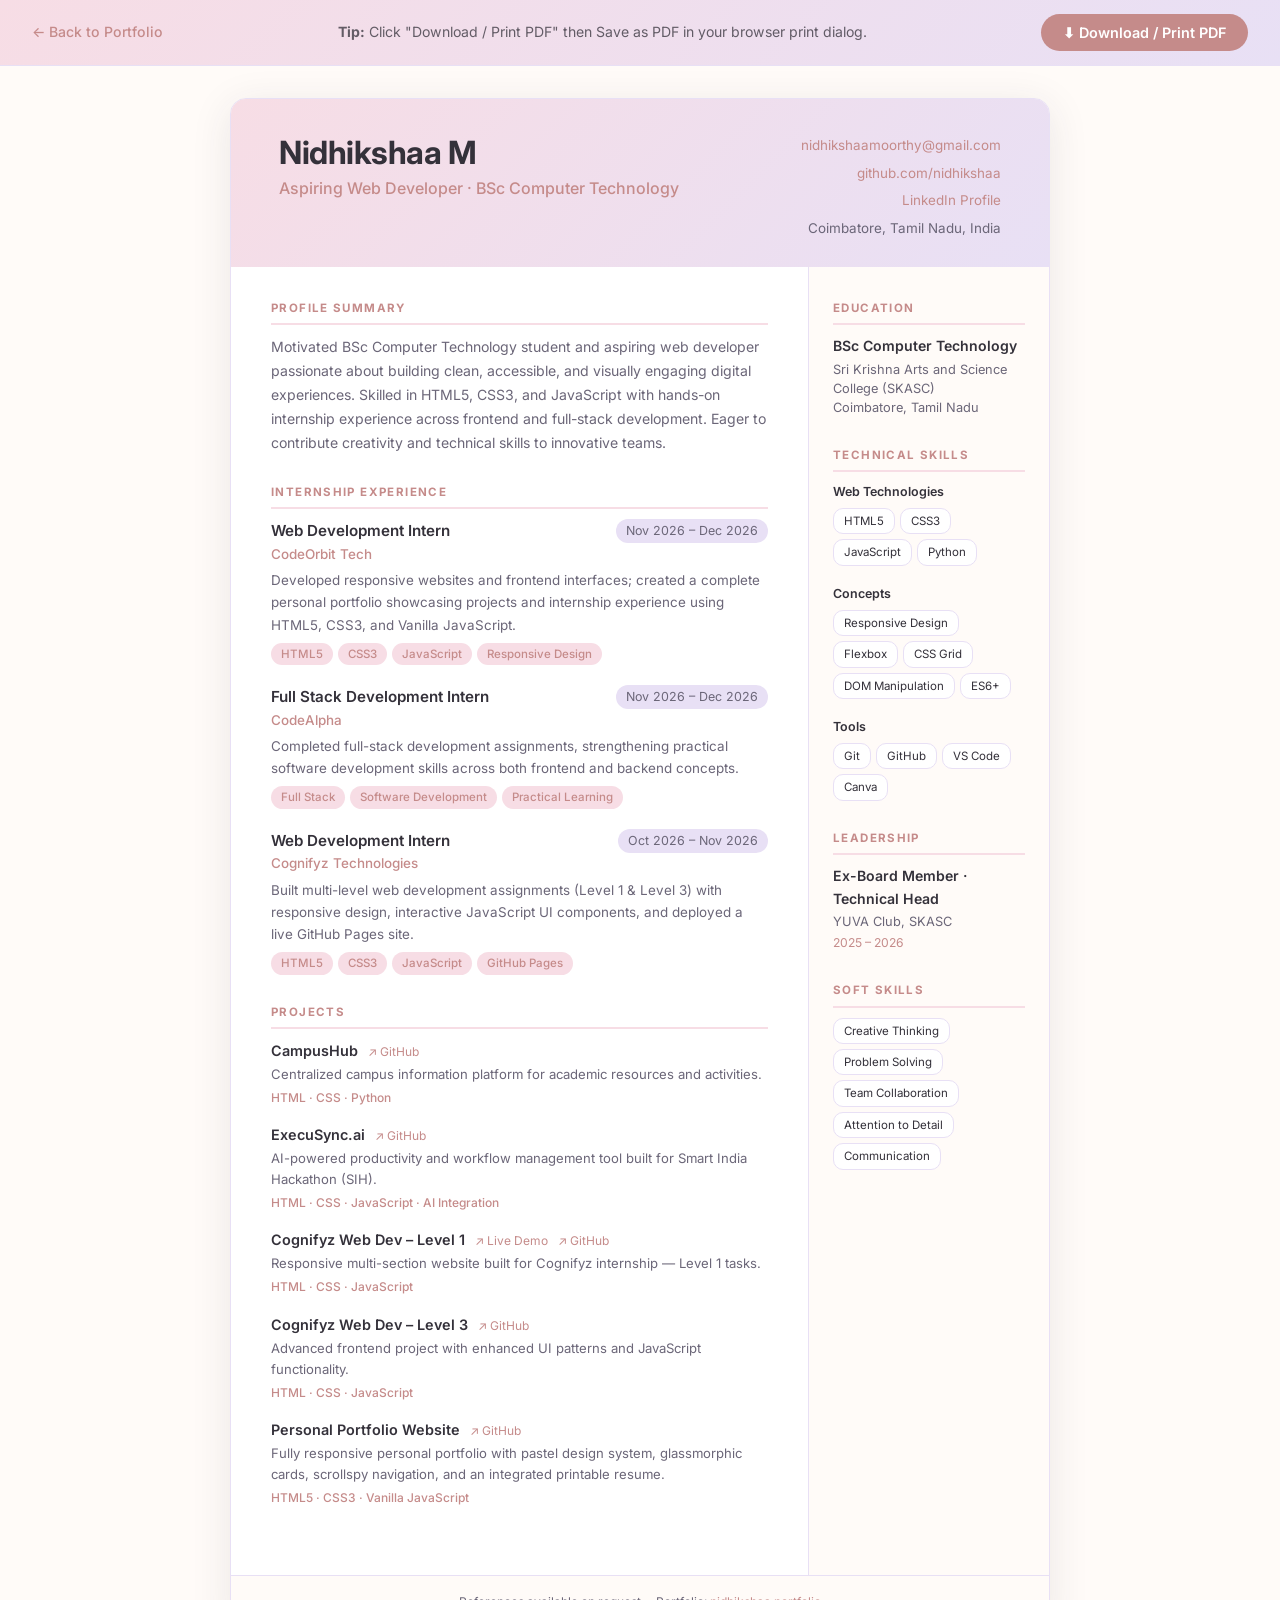
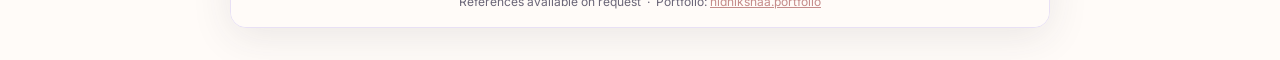
<file: resume.html>
﻿<!DOCTYPE html>
<html lang="en">
<head>
  <meta charset="UTF-8" />
  <meta name="viewport" content="width=device-width, initial-scale=1.0" />
  <title>Resume - Nidhikshaa M</title>
  <link rel="preconnect" href="https://fonts.googleapis.com" />
  <link href="https://fonts.googleapis.com/css2?family=Inter:wght@300;400;500;600;700&display=swap" rel="stylesheet" />
  <style>
    *,*::before,*::after{box-sizing:border-box;margin:0;padding:0;}
    :root{--blush:#F7DDE5;--rose-gold:#C58B8A;--lavender:#E8E0F5;--peach:#F9E4D5;--powder:#DFECF7;--ivory:#FFFBF8;--charcoal:#34313A;--muted:#6B6678;--border:#E8E0F5;}
    body{font-family:'Inter',sans-serif;background:var(--ivory);color:var(--charcoal);line-height:1.6;font-size:14px;}
    .print-bar{background:linear-gradient(135deg,var(--blush),var(--lavender));padding:14px 32px;display:flex;align-items:center;justify-content:space-between;flex-wrap:wrap;gap:12px;border-bottom:1px solid var(--border);}
    .print-bar p{font-size:0.88rem;color:var(--charcoal);opacity:0.75;}
    .btn-print{display:inline-flex;align-items:center;gap:8px;background:var(--rose-gold);color:white;border:none;padding:10px 22px;border-radius:50px;font-size:0.9rem;font-weight:600;cursor:pointer;transition:background .2s,transform .15s,box-shadow .2s;font-family:'Inter',sans-serif;}
    .btn-print:hover{background:#a9706f;transform:translateY(-2px);box-shadow:0 6px 20px rgba(197,139,138,.4);}
    .btn-back{display:inline-flex;align-items:center;gap:6px;color:var(--rose-gold);text-decoration:none;font-size:0.88rem;font-weight:500;}
    .btn-back:hover{text-decoration:underline;}
    .resume-page{max-width:820px;margin:32px auto;background:white;border-radius:16px;overflow:hidden;box-shadow:0 8px 40px rgba(52,49,58,.10);border:1px solid var(--border);}
    .resume-header{background:linear-gradient(135deg,var(--blush) 0%,var(--lavender) 100%);padding:36px 48px 28px;display:flex;justify-content:space-between;align-items:flex-start;flex-wrap:wrap;gap:20px;}
    .resume-name-block h1{font-size:2rem;font-weight:700;color:var(--charcoal);letter-spacing:-.5px;line-height:1.1;}
    .resume-name-block .role{font-size:1rem;font-weight:500;color:var(--rose-gold);margin-top:6px;}
    .resume-contact-block{display:flex;flex-direction:column;gap:6px;text-align:right;}
    .contact-line{display:flex;align-items:center;gap:6px;font-size:0.84rem;color:var(--muted);justify-content:flex-end;}
    .contact-line a{color:var(--rose-gold);text-decoration:none;}
    .resume-body{display:grid;grid-template-columns:1fr 240px;min-height:600px;}
    .main-col{padding:32px 40px 40px;border-right:1px solid var(--border);}
    .side-col{padding:32px 24px 40px;background:var(--ivory);}
    .section-label{font-size:0.72rem;font-weight:700;letter-spacing:.12em;text-transform:uppercase;color:var(--rose-gold);margin-bottom:10px;padding-bottom:6px;border-bottom:2px solid var(--blush);}
    .resume-section{margin-bottom:28px;}
    .summary-text{font-size:0.88rem;color:var(--muted);line-height:1.7;}
    .exp-item{margin-bottom:20px;}
    .exp-header{display:flex;justify-content:space-between;align-items:flex-start;flex-wrap:wrap;gap:4px;margin-bottom:4px;}
    .exp-role{font-weight:600;font-size:0.95rem;color:var(--charcoal);}
    .exp-company{font-size:0.84rem;color:var(--rose-gold);font-weight:500;}
    .exp-date{font-size:0.78rem;color:var(--muted);white-space:nowrap;background:var(--lavender);padding:2px 10px;border-radius:20px;}
    .exp-desc{font-size:0.84rem;color:var(--muted);margin-top:4px;line-height:1.65;}
    .exp-tags{display:flex;flex-wrap:wrap;gap:5px;margin-top:7px;}
    .exp-tag{font-size:0.72rem;background:var(--blush);color:var(--rose-gold);padding:2px 10px;border-radius:12px;font-weight:500;}
    .proj-item{margin-bottom:16px;}
    .proj-name{font-weight:600;font-size:0.9rem;color:var(--charcoal);}
    .proj-name a{color:var(--rose-gold);text-decoration:none;font-size:0.75rem;margin-left:6px;font-weight:400;}
    .proj-desc{font-size:0.82rem;color:var(--muted);margin-top:2px;line-height:1.6;}
    .proj-stack{font-size:0.75rem;color:var(--rose-gold);margin-top:3px;font-weight:500;}
    .skill-group{margin-bottom:18px;}
    .skill-group-title{font-size:0.78rem;font-weight:600;color:var(--charcoal);margin-bottom:6px;}
    .skill-chips{display:flex;flex-wrap:wrap;gap:5px;}
    .skill-chip{font-size:0.72rem;background:white;border:1px solid var(--border);padding:3px 10px;border-radius:10px;color:var(--charcoal);}
    .edu-degree{font-weight:600;font-size:0.88rem;color:var(--charcoal);}
    .edu-college{font-size:0.8rem;color:var(--muted);margin-top:2px;line-height:1.5;}
    .leadership-role{font-weight:600;font-size:0.88rem;color:var(--charcoal);}
    .leadership-org{font-size:0.8rem;color:var(--muted);margin-top:2px;}
    .resume-footer{text-align:center;padding:16px;font-size:0.75rem;color:var(--muted);border-top:1px solid var(--border);background:var(--ivory);}
    .resume-footer a{color:var(--rose-gold);}
    @media print{
      body{background:white;font-size:12px;}
      .print-bar{display:none;}
      .resume-page{max-width:100%;margin:0;border:none;border-radius:0;box-shadow:none;}
      .resume-header{padding:24px 36px 18px;}
      .main-col{padding:20px 28px 28px;}
      .side-col{padding:20px 18px 28px;}
      @page{margin:.5in;}
    }
    @media(max-width:680px){
      .resume-body{grid-template-columns:1fr;}
      .main-col{border-right:none;}
      .side-col{border-top:1px solid var(--border);}
      .resume-header{padding:24px;flex-direction:column;}
      .resume-contact-block{text-align:left;}
      .contact-line{justify-content:flex-start;}
    }
  </style>
</head>
<body>

<div class="print-bar">
  <a href="index.html" class="btn-back">← Back to Portfolio</a>
  <p><strong>Tip:</strong> Click "Download / Print PDF" then Save as PDF in your browser print dialog.</p>
  <button class="btn-print" onclick="window.print()">⬇ Download / Print PDF</button>
</div>

<div class="resume-page">

  <header class="resume-header">
    <div class="resume-name-block">
      <h1>Nidhikshaa M</h1>
      <div class="role">Aspiring Web Developer · BSc Computer Technology</div>
    </div>
    <div class="resume-contact-block">
      <div class="contact-line"><a href="mailto:nidhikshaamoorthy@gmail.com">nidhikshaamoorthy@gmail.com</a></div>
      <div class="contact-line"><a href="https://github.com/nidhikshaa" target="_blank">github.com/nidhikshaa</a></div>
      <div class="contact-line"><a href="https://www.linkedin.com/in/nidhikshaa-moorthy-36514b3ab" target="_blank">LinkedIn Profile</a></div>
      <div class="contact-line">Coimbatore, Tamil Nadu, India</div>
    </div>
  </header>

  <div class="resume-body">
    <main class="main-col">

      <section class="resume-section">
        <div class="section-label">Profile Summary</div>
        <p class="summary-text">Motivated BSc Computer Technology student and aspiring web developer passionate about building clean, accessible, and visually engaging digital experiences. Skilled in HTML5, CSS3, and JavaScript with hands-on internship experience across frontend and full-stack development. Eager to contribute creativity and technical skills to innovative teams.</p>
      </section>

      <section class="resume-section">
        <div class="section-label">Internship Experience</div>

        <div class="exp-item">
          <div class="exp-header">
            <div><div class="exp-role">Web Development Intern</div><div class="exp-company">CodeOrbit Tech</div></div>
            <span class="exp-date">Nov 2026 – Dec 2026</span>
          </div>
          <p class="exp-desc">Developed responsive websites and frontend interfaces; created a complete personal portfolio showcasing projects and internship experience using HTML5, CSS3, and Vanilla JavaScript.</p>
          <div class="exp-tags"><span class="exp-tag">HTML5</span><span class="exp-tag">CSS3</span><span class="exp-tag">JavaScript</span><span class="exp-tag">Responsive Design</span></div>
        </div>

        <div class="exp-item">
          <div class="exp-header">
            <div><div class="exp-role">Full Stack Development Intern</div><div class="exp-company">CodeAlpha</div></div>
            <span class="exp-date">Nov 2026 – Dec 2026</span>
          </div>
          <p class="exp-desc">Completed full-stack development assignments, strengthening practical software development skills across both frontend and backend concepts.</p>
          <div class="exp-tags"><span class="exp-tag">Full Stack</span><span class="exp-tag">Software Development</span><span class="exp-tag">Practical Learning</span></div>
        </div>

        <div class="exp-item">
          <div class="exp-header">
            <div><div class="exp-role">Web Development Intern</div><div class="exp-company">Cognifyz Technologies</div></div>
            <span class="exp-date">Oct 2026 – Nov 2026</span>
          </div>
          <p class="exp-desc">Built multi-level web development assignments (Level 1 &amp; Level 3) with responsive design, interactive JavaScript UI components, and deployed a live GitHub Pages site.</p>
          <div class="exp-tags"><span class="exp-tag">HTML5</span><span class="exp-tag">CSS3</span><span class="exp-tag">JavaScript</span><span class="exp-tag">GitHub Pages</span></div>
        </div>
      </section>

      <section class="resume-section">
        <div class="section-label">Projects</div>

        <div class="proj-item">
          <div class="proj-name">CampusHub <a href="https://github.com/nidhikshaa/Campushub" target="_blank">↗ GitHub</a></div>
          <p class="proj-desc">Centralized campus information platform for academic resources and activities.</p>
          <div class="proj-stack">HTML · CSS · Python</div>
        </div>

        <div class="proj-item">
          <div class="proj-name">ExecuSync.ai <a href="https://github.com/nidhikshaa/SIH---ExecuSync.ai" target="_blank">↗ GitHub</a></div>
          <p class="proj-desc">AI-powered productivity and workflow management tool built for Smart India Hackathon (SIH).</p>
          <div class="proj-stack">HTML · CSS · JavaScript · AI Integration</div>
        </div>

        <div class="proj-item">
          <div class="proj-name">Cognifyz Web Dev – Level 1 <a href="https://nidhikshaa.github.io/Cognifyz-Level-1-website/" target="_blank">↗ Live Demo</a> <a href="https://github.com/nidhikshaa/Cognifyz-Level-1-website" target="_blank">↗ GitHub</a></div>
          <p class="proj-desc">Responsive multi-section website built for Cognifyz internship — Level 1 tasks.</p>
          <div class="proj-stack">HTML · CSS · JavaScript</div>
        </div>

        <div class="proj-item">
          <div class="proj-name">Cognifyz Web Dev – Level 3 <a href="https://github.com/nidhikshaa/Cognifyz-Level-3-website" target="_blank">↗ GitHub</a></div>
          <p class="proj-desc">Advanced frontend project with enhanced UI patterns and JavaScript functionality.</p>
          <div class="proj-stack">HTML · CSS · JavaScript</div>
        </div>

        <div class="proj-item">
          <div class="proj-name">Personal Portfolio Website <a href="https://github.com/nidhikshaa" target="_blank">↗ GitHub</a></div>
          <p class="proj-desc">Fully responsive personal portfolio with pastel design system, glassmorphic cards, scrollspy navigation, and an integrated printable resume.</p>
          <div class="proj-stack">HTML5 · CSS3 · Vanilla JavaScript</div>
        </div>
      </section>

    </main>

    <aside class="side-col">

      <section class="resume-section">
        <div class="section-label">Education</div>
        <div class="edu-degree">BSc Computer Technology</div>
        <div class="edu-college">Sri Krishna Arts and Science College (SKASC)<br>Coimbatore, Tamil Nadu</div>
      </section>

      <section class="resume-section">
        <div class="section-label">Technical Skills</div>
        <div class="skill-group">
          <div class="skill-group-title">Web Technologies</div>
          <div class="skill-chips"><span class="skill-chip">HTML5</span><span class="skill-chip">CSS3</span><span class="skill-chip">JavaScript</span><span class="skill-chip">Python</span></div>
        </div>
        <div class="skill-group">
          <div class="skill-group-title">Concepts</div>
          <div class="skill-chips"><span class="skill-chip">Responsive Design</span><span class="skill-chip">Flexbox</span><span class="skill-chip">CSS Grid</span><span class="skill-chip">DOM Manipulation</span><span class="skill-chip">ES6+</span></div>
        </div>
        <div class="skill-group">
          <div class="skill-group-title">Tools</div>
          <div class="skill-chips"><span class="skill-chip">Git</span><span class="skill-chip">GitHub</span><span class="skill-chip">VS Code</span><span class="skill-chip">Canva</span></div>
        </div>
      </section>

      <section class="resume-section">
        <div class="section-label">Leadership</div>
        <div class="leadership-role">Ex-Board Member · Technical Head</div>
        <div class="leadership-org">YUVA Club, SKASC<br><span style="font-size:.76rem;color:#C58B8A;">2025 – 2026</span></div>
      </section>

      <section class="resume-section">
        <div class="section-label">Soft Skills</div>
        <div class="skill-chips"><span class="skill-chip">Creative Thinking</span><span class="skill-chip">Problem Solving</span><span class="skill-chip">Team Collaboration</span><span class="skill-chip">Attention to Detail</span><span class="skill-chip">Communication</span></div>
      </section>

    </aside>
  </div>

  <footer class="resume-footer">References available on request &nbsp;·&nbsp; Portfolio: <a href="index.html">nidhikshaa.portfolio</a></footer>
</div>

</body>
</html>
</file>
<file: css/style.css>
/* ==========================================================================
   PERSONAL PORTFOLIO WEBSITE – NIDHIKSHAA M
   Design Theme: Soft Pastel Luxury & Modern Elegance
   ========================================================================== */

/* --------------------------------------------------------------------------
   1. CSS Custom Properties / Design Tokens
   -------------------------------------------------------------------------- */
:root {
  /* Brand Pastel Color Palette */
  --bg-primary: #FFFBF8;            /* Warm Ivory */
  --bg-secondary: #FCF7F3;          /* Slightly deeper warm ivory */
  --bg-surface: #FFFFFF;            /* Pure white for card surfaces */
  
  --color-blush: #F7DDE5;           /* Blush Pink */
  --color-blush-light: #FDF4F7;
  --color-blush-border: rgba(247, 221, 229, 0.7);

  --color-rose-gold: #C58B8A;       /* Rose Gold Accent */
  --color-rose-gold-dark: #9F5F5E;  /* High contrast Rose Gold for accessible text */
  --color-rose-gold-light: #F9EFEF;
  --color-rose-gold-hover: #B57978;

  --color-lavender: #E8E0F5;        /* Lavender */
  --color-lavender-light: #F7F4FC;
  --color-lavender-border: rgba(232, 224, 245, 0.7);

  --color-peach: #F9E4D5;           /* Peach */
  --color-peach-light: #FCF6F0;
  --color-peach-border: rgba(249, 228, 213, 0.7);

  --color-powder-blue: #DFECF7;     /* Powder Blue */
  --color-powder-blue-light: #F3F8FC;
  --color-powder-blue-border: rgba(223, 236, 247, 0.7);

  --text-primary: #34313A;          /* Deep Charcoal */
  --text-secondary: #635F6C;        /* Muted Charcoal */
  --text-muted: #878290;            /* Light Charcoal for subtle labels */
  --text-inverse: #FFFBF8;          /* Light text on dark/rose-gold buttons */

  /* Typography */
  --font-serif: 'Playfair Display', Georgia, 'Times New Roman', serif;
  --font-sans: 'Plus Jakarta Sans', system-ui, -apple-system, BlinkMacSystemFont, 'Segoe UI', Roboto, sans-serif;

  /* Elevations & Shadows */
  --shadow-xs: 0 2px 6px rgba(52, 49, 58, 0.03);
  --shadow-sm: 0 4px 14px rgba(52, 49, 58, 0.04);
  --shadow-md: 0 8px 24px rgba(52, 49, 58, 0.06), 0 2px 6px rgba(197, 139, 138, 0.08);
  --shadow-lg: 0 16px 36px rgba(52, 49, 58, 0.08), 0 4px 12px rgba(197, 139, 138, 0.12);
  --shadow-hover: 0 20px 40px rgba(197, 139, 138, 0.18), 0 6px 16px rgba(52, 49, 58, 0.06);

  /* Borders & Radii */
  --radius-sm: 8px;
  --radius-md: 14px;
  --radius-lg: 20px;
  --radius-xl: 28px;
  --radius-full: 9999px;

  --border-delicate: 1px solid rgba(197, 139, 138, 0.22);
  --border-subtle: 1px solid rgba(52, 49, 58, 0.07);

  /* Transitions */
  --transition-fast: 0.2s cubic-bezier(0.2, 0.8, 0.2, 1);
  --transition-normal: 0.3s cubic-bezier(0.2, 0.8, 0.2, 1);
  --transition-slow: 0.5s cubic-bezier(0.2, 0.8, 0.2, 1);

  /* Layout */
  --container-max: 1140px;
  --header-height: 76px;
}

/* --------------------------------------------------------------------------
   2. Reset & Global Base Styles
   -------------------------------------------------------------------------- */
*,
*::before,
*::after {
  box-sizing: border-box;
  margin: 0;
  padding: 0;
}

html {
  scroll-behavior: smooth;
  scroll-padding-top: calc(var(--header-height) + 16px);
  -webkit-text-size-adjust: 100%;
}

body {
  font-family: var(--font-sans);
  font-size: 1rem;
  line-height: 1.68;
  color: var(--text-primary);
  background-color: var(--bg-primary);
  background-image: 
    radial-gradient(circle at 10% 20%, rgba(247, 221, 229, 0.35) 0%, transparent 40%),
    radial-gradient(circle at 90% 60%, rgba(232, 224, 245, 0.3) 0%, transparent 45%),
    radial-gradient(circle at 50% 90%, rgba(249, 228, 213, 0.3) 0%, transparent 50%);
  background-attachment: fixed;
  overflow-x: hidden;
  -webkit-font-smoothing: antialiased;
  -moz-osx-font-smoothing: grayscale;
}

img,
svg {
  display: block;
  max-width: 100%;
  height: auto;
}

a {
  color: inherit;
  text-decoration: none;
  transition: color var(--transition-fast);
}

ul {
  list-style: none;
}

button,
input,
textarea {
  font: inherit;
  color: inherit;
  border: none;
  background: none;
  outline: none;
}

button {
  cursor: pointer;
}

/* --------------------------------------------------------------------------
   3. Reusable Layout Utilities & Typography
   -------------------------------------------------------------------------- */
.container {
  width: 100%;
  max-width: var(--container-max);
  margin-left: auto;
  margin-right: auto;
  padding-left: 24px;
  padding-right: 24px;
}

section {
  position: relative;
  padding: 96px 0;
}

/* Subtle Alternating Section Background Tint Overlays */
.about-section {
  background-color: rgba(232, 224, 245, 0.22);
}

.skills-section {
  background-color: rgba(223, 236, 247, 0.2);
}

.projects-section {
  background-color: rgba(249, 228, 213, 0.22);
}

.experience-section {
  background-color: rgba(247, 221, 229, 0.2);
}

.contact-section {
  background-color: rgba(249, 228, 213, 0.28);
}

/* Section Header Styles */
.section-header {
  text-align: center;
  max-width: 680px;
  margin: 0 auto 56px auto;
}

.section-tagline {
  display: inline-block;
  font-family: var(--font-sans);
  font-size: 0.8rem;
  font-weight: 700;
  text-transform: uppercase;
  letter-spacing: 2px;
  color: var(--color-rose-gold-dark);
  margin-bottom: 8px;
  padding: 4px 14px;
  background-color: rgba(197, 139, 138, 0.12);
  border-radius: var(--radius-full);
}

.section-title {
  font-family: var(--font-serif);
  font-size: clamp(2rem, 4vw, 2.75rem);
  font-weight: 700;
  color: var(--text-primary);
  line-height: 1.25;
  margin-bottom: 12px;
}

.section-divider {
  display: flex;
  align-items: center;
  justify-content: center;
  gap: 12px;
  margin: 16px auto;
}

.divider-line {
  display: inline-block;
  width: 44px;
  height: 1.5px;
  background: linear-gradient(90deg, transparent, var(--color-rose-gold));
}

.divider-line:last-child {
  background: linear-gradient(90deg, var(--color-rose-gold), transparent);
}

.divider-ornament {
  color: var(--color-rose-gold);
  font-size: 1rem;
}

.section-subtitle {
  font-size: 1.05rem;
  color: var(--text-secondary);
  line-height: 1.6;
}

/* --------------------------------------------------------------------------
   4. Buttons & Badges
   -------------------------------------------------------------------------- */
.btn {
  display: inline-flex;
  align-items: center;
  justify-content: center;
  gap: 10px;
  padding: 13px 28px;
  font-size: 0.95rem;
  font-weight: 600;
  border-radius: var(--radius-full);
  transition: all var(--transition-normal);
  white-space: nowrap;
  box-shadow: var(--shadow-sm);
  text-decoration: none;
}

.btn-primary {
  background-color: var(--color-rose-gold);
  color: #FFFFFF;
  border: 1px solid var(--color-rose-gold);
}

.btn-primary:hover,
.btn-primary:focus-visible {
  background-color: var(--color-rose-gold-dark);
  border-color: var(--color-rose-gold-dark);
  transform: translateY(-2px);
  box-shadow: var(--shadow-hover);
}

.btn-secondary {
  background-color: #FFFFFF;
  color: var(--text-primary);
  border: 1.5px solid rgba(197, 139, 138, 0.45);
}

.btn-secondary:hover,
.btn-secondary:focus-visible {
  background-color: var(--color-blush-light);
  border-color: var(--color-rose-gold);
  color: var(--color-rose-gold-dark);
  transform: translateY(-2px);
  box-shadow: var(--shadow-md);
}

.btn-sm {
  padding: 8px 18px;
  font-size: 0.85rem;
}

.btn-icon {
  transition: transform var(--transition-fast);
}

.btn:hover .btn-icon {
  transform: translateX(3px);
}

/* --------------------------------------------------------------------------
   5. SECTION 1: Header & Navigation
   -------------------------------------------------------------------------- */
.site-header {
  position: sticky;
  top: 0;
  left: 0;
  width: 100%;
  height: var(--header-height);
  z-index: 1000;
  background-color: rgba(255, 251, 248, 0.88);
  backdrop-filter: blur(14px);
  -webkit-backdrop-filter: blur(14px);
  border-bottom: 1px solid rgba(197, 139, 138, 0.15);
  transition: background-color var(--transition-normal), box-shadow var(--transition-normal);
}

.site-header.is-scrolled {
  background-color: rgba(255, 251, 248, 0.96);
  box-shadow: 0 4px 20px rgba(52, 49, 58, 0.05);
}

.nav-container {
  max-width: var(--container-max);
  height: 100%;
  margin: 0 auto;
  padding: 0 24px;
  display: flex;
  align-items: center;
  justify-content: space-between;
}

/* Brand Logo */
.brand-logo {
  display: inline-flex;
  align-items: center;
  gap: 4px;
  font-family: var(--font-serif);
  font-size: 1.45rem;
  font-weight: 700;
  color: var(--text-primary);
  letter-spacing: 0.5px;
}

.logo-dot {
  width: 7px;
  height: 7px;
  background-color: var(--color-rose-gold);
  border-radius: 50%;
  display: inline-block;
  margin-top: 4px;
}

/* Nav Menu */
.nav-menu {
  display: flex;
  align-items: center;
}

.nav-list {
  display: flex;
  align-items: center;
  gap: 32px;
}

.nav-link {
  position: relative;
  font-size: 0.95rem;
  font-weight: 500;
  color: var(--text-secondary);
  padding: 8px 0;
  transition: color var(--transition-fast);
}

.nav-link::after {
  content: '';
  position: absolute;
  bottom: 0;
  left: 0;
  width: 0%;
  height: 2px;
  background-color: var(--color-rose-gold);
  border-radius: var(--radius-full);
  transition: width var(--transition-normal);
}

.nav-link:hover,
.nav-link.active {
  color: var(--color-rose-gold-dark);
}

.nav-link.active::after,
.nav-link:hover::after {
  width: 100%;
}

/* Resume nav pill */
.nav-link-resume {
  background: linear-gradient(135deg, var(--color-blush), var(--color-lavender));
  color: var(--color-rose-gold-dark) !important;
  padding: 6px 16px !important;
  border-radius: var(--radius-full);
  font-weight: 600 !important;
  border: 1.5px solid var(--color-rose-gold);
  transition: all var(--transition-fast);
}
.nav-link-resume:hover {
  background: var(--color-rose-gold);
  color: white !important;
  transform: translateY(-1px);
  box-shadow: 0 4px 14px rgba(197,139,138,0.4);
}
.nav-link-resume::after { display: none !important; }

/* Header Socials */
.header-socials {
  display: flex;
  align-items: center;
  gap: 12px;
}

.social-icon-btn {
  display: inline-flex;
  align-items: center;
  justify-content: center;
  width: 38px;
  height: 38px;
  border-radius: 50%;
  background-color: #FFFFFF;
  border: 1px solid rgba(197, 139, 138, 0.28);
  color: var(--text-secondary);
  transition: all var(--transition-normal);
  box-shadow: var(--shadow-xs);
}

.social-icon-btn:hover {
  background-color: var(--color-blush-light);
  border-color: var(--color-rose-gold);
  color: var(--color-rose-gold-dark);
  transform: translateY(-2px);
  box-shadow: var(--shadow-sm);
}

/* Hamburger Toggle Button */
.hamburger-btn {
  display: none;
  flex-direction: column;
  justify-content: center;
  align-items: center;
  width: 42px;
  height: 42px;
  padding: 6px;
  border-radius: var(--radius-sm);
  background-color: #FFFFFF;
  border: 1px solid rgba(197, 139, 138, 0.3);
  gap: 5px;
}

.hamburger-bar {
  width: 22px;
  height: 2px;
  background-color: var(--text-primary);
  border-radius: 2px;
  transition: transform var(--transition-normal), opacity var(--transition-normal);
}

.hamburger-btn.is-active .hamburger-bar:nth-child(1) {
  transform: translateY(7px) rotate(45deg);
}

.hamburger-btn.is-active .hamburger-bar:nth-child(2) {
  opacity: 0;
}

.hamburger-btn.is-active .hamburger-bar:nth-child(3) {
  transform: translateY(-7px) rotate(-45deg);
}

/* Mobile Drawer */
.mobile-drawer {
  display: none;
  position: fixed;
  top: var(--header-height);
  left: 0;
  width: 100%;
  height: calc(100vh - var(--header-height));
  background-color: rgba(255, 251, 248, 0.98);
  backdrop-filter: blur(20px);
  -webkit-backdrop-filter: blur(20px);
  z-index: 999;
  padding: 32px 24px;
  transform: translateY(-100%);
  opacity: 0;
  visibility: hidden;
  transition: transform var(--transition-normal), opacity var(--transition-normal), visibility var(--transition-normal);
  overflow-y: auto;
}

.mobile-drawer.is-open {
  transform: translateY(0);
  opacity: 1;
  visibility: visible;
}

.mobile-drawer-inner {
  display: flex;
  flex-direction: column;
  align-items: center;
  gap: 28px;
}

.mobile-nav-list {
  display: flex;
  flex-direction: column;
  align-items: center;
  gap: 20px;
  width: 100%;
}

.mobile-nav-link {
  font-family: var(--font-serif);
  font-size: 1.35rem;
  font-weight: 600;
  color: var(--text-primary);
  padding: 6px 16px;
  border-radius: var(--radius-full);
  transition: all var(--transition-fast);
}

.mobile-nav-link:hover,
.mobile-nav-link.active {
  color: var(--color-rose-gold-dark);
  background-color: var(--color-blush);
}

.mobile-drawer-socials {
  display: flex;
  gap: 14px;
  margin-top: 16px;
}

.social-chip {
  display: inline-flex;
  align-items: center;
  gap: 8px;
  padding: 8px 18px;
  border-radius: var(--radius-full);
  background-color: #FFFFFF;
  border: 1px solid rgba(197, 139, 138, 0.35);
  font-size: 0.9rem;
  font-weight: 600;
  color: var(--text-primary);
  box-shadow: var(--shadow-xs);
}

/* --------------------------------------------------------------------------
   6. SECTION 2: HERO / HOME SECTION
   -------------------------------------------------------------------------- */
.hero-section {
  padding: 60px 0 90px 0;
  min-height: calc(100vh - var(--header-height));
  display: flex;
  align-items: center;
  justify-content: center;
  overflow: hidden;
}

/* Ambient Floating Pastel Blobs */
.hero-ambient-blob {
  position: absolute;
  border-radius: 50%;
  filter: blur(65px);
  pointer-events: none;
  z-index: 0;
}

.hero-blob-1 {
  width: 380px;
  height: 380px;
  background: radial-gradient(circle, rgba(247, 221, 229, 0.6) 0%, rgba(247, 221, 229, 0) 70%);
  top: 10%;
  left: 5%;
}

.hero-blob-2 {
  width: 420px;
  height: 420px;
  background: radial-gradient(circle, rgba(232, 224, 245, 0.6) 0%, rgba(232, 224, 245, 0) 70%);
  top: 20%;
  right: 5%;
}

.hero-blob-3 {
  width: 320px;
  height: 320px;
  background: radial-gradient(circle, rgba(249, 228, 213, 0.5) 0%, rgba(249, 228, 213, 0) 70%);
  bottom: 5%;
  left: 40%;
}

.hero-container {
  position: relative;
  z-index: 1;
  display: flex;
  flex-direction: column;
  align-items: center;
  text-align: center;
}

/* Centered Profile Avatar */
.hero-avatar-wrapper {
  position: relative;
  width: 190px;
  height: 190px;
  margin-bottom: 30px;
  display: flex;
  align-items: center;
  justify-content: center;
}

.avatar-glow {
  position: absolute;
  inset: -12px;
  border-radius: 50%;
  background: radial-gradient(circle, rgba(247, 221, 229, 0.9) 0%, rgba(232, 224, 245, 0.4) 60%, transparent 80%);
  filter: blur(14px);
  z-index: 1;
}

.avatar-decorative-ring {
  position: absolute;
  inset: -6px;
  border-radius: 50%;
  border: 2px dashed rgba(197, 139, 138, 0.45);
  animation: rotateClockwise 28s linear infinite;
  z-index: 2;
}

@keyframes rotateClockwise {
  from { transform: rotate(0deg); }
  to { transform: rotate(360deg); }
}

.hero-avatar-frame {
  position: relative;
  width: 178px;
  height: 178px;
  border-radius: 50%;
  overflow: hidden;
  border: 3px solid #FFFFFF;
  box-shadow: 0 10px 30px rgba(197, 139, 138, 0.25), 0 4px 10px rgba(52, 49, 58, 0.05);
  z-index: 3;
  background-color: var(--bg-surface);
}

.hero-profile-img {
  width: 100%;
  height: 100%;
  object-fit: cover;
  transition: transform var(--transition-normal);
}

.hero-avatar-frame:hover .hero-profile-img {
  transform: scale(1.04);
}

/* Availability Badge */
.avatar-badge {
  position: absolute;
  bottom: 0px;
  right: 6px;
  display: inline-flex;
  align-items: center;
  gap: 6px;
  padding: 4px 12px;
  border-radius: var(--radius-full);
  background-color: #FFFFFF;
  border: 1px solid rgba(197, 139, 138, 0.35);
  box-shadow: var(--shadow-sm);
  z-index: 4;
}

.badge-pulse {
  width: 8px;
  height: 8px;
  border-radius: 50%;
  background-color: #55B685;
  box-shadow: 0 0 0 0 rgba(85, 182, 133, 0.7);
  animation: pulseGreen 2s infinite;
}

@keyframes pulseGreen {
  0% { box-shadow: 0 0 0 0 rgba(85, 182, 133, 0.7); }
  70% { box-shadow: 0 0 0 7px rgba(85, 182, 133, 0); }
  100% { box-shadow: 0 0 0 0 rgba(85, 182, 133, 0); }
}

.badge-text {
  font-size: 0.75rem;
  font-weight: 700;
  letter-spacing: 0.3px;
  color: var(--text-primary);
}

/* Hero Content */
.hero-content {
  max-width: 760px;
  margin: 0 auto;
}

.hero-greeting {
  display: inline-block;
  font-family: var(--font-sans);
  font-size: 1.15rem;
  font-weight: 600;
  color: var(--color-rose-gold-dark);
  margin-bottom: 6px;
  letter-spacing: 0.3px;
}

.hero-name {
  font-family: var(--font-serif);
  font-size: clamp(2.5rem, 6vw, 4rem);
  font-weight: 700;
  line-height: 1.15;
  color: var(--text-primary);
  margin-bottom: 8px;
  letter-spacing: -0.5px;
}

.hero-headline {
  font-family: var(--font-serif);
  font-size: clamp(1.35rem, 3.2vw, 1.95rem);
  font-weight: 500;
  font-style: italic;
  color: var(--color-rose-gold-dark);
  margin-bottom: 18px;
}

.hero-pill-badge {
  display: inline-flex;
  flex-wrap: wrap;
  align-items: center;
  justify-content: center;
  gap: 8px;
  padding: 6px 20px;
  background-color: rgba(247, 221, 229, 0.45);
  border: 1px solid rgba(197, 139, 138, 0.28);
  border-radius: var(--radius-full);
  font-size: 0.88rem;
  font-weight: 600;
  color: var(--text-primary);
  margin-bottom: 24px;
}

.badge-divider {
  color: var(--color-rose-gold);
}

.hero-description {
  font-size: 1.12rem;
  line-height: 1.8;
  color: var(--text-secondary);
  max-width: 660px;
  margin: 0 auto 36px auto;
}

/* Hero Action CTAs */
.hero-actions {
  display: flex;
  align-items: center;
  justify-content: center;
  gap: 16px;
  flex-wrap: wrap;
  margin-bottom: 36px;
}

/* Hero Socials */
.hero-social-links {
  display: inline-flex;
  align-items: center;
  gap: 16px;
  padding: 10px 22px;
  background-color: rgba(255, 255, 255, 0.7);
  backdrop-filter: blur(8px);
  border: 1px solid rgba(197, 139, 138, 0.25);
  border-radius: var(--radius-full);
  box-shadow: var(--shadow-xs);
}

.social-label {
  font-size: 0.85rem;
  font-weight: 600;
  color: var(--text-muted);
}

.hero-social-link {
  display: inline-flex;
  align-items: center;
  gap: 6px;
  font-size: 0.9rem;
  font-weight: 600;
  color: var(--text-primary);
  padding: 4px 10px;
  border-radius: var(--radius-full);
  transition: all var(--transition-fast);
}

.hero-social-link:hover {
  color: var(--color-rose-gold-dark);
  background-color: var(--color-blush);
}

/* Scroll Down Indicator */
.scroll-down-indicator {
  display: inline-flex;
  flex-direction: column;
  align-items: center;
  gap: 8px;
  margin-top: 48px;
  color: var(--text-muted);
  font-size: 0.82rem;
  font-weight: 600;
  letter-spacing: 0.5px;
  transition: color var(--transition-fast);
}

.scroll-down-indicator:hover {
  color: var(--color-rose-gold-dark);
}

.scroll-mouse {
  width: 20px;
  height: 32px;
  border: 2px solid var(--color-rose-gold);
  border-radius: 10px;
  display: flex;
  justify-content: center;
  padding-top: 5px;
}

.scroll-wheel {
  width: 3px;
  height: 6px;
  background-color: var(--color-rose-gold);
  border-radius: 2px;
  animation: scrollAnim 1.6s infinite;
}

@keyframes scrollAnim {
  0% { transform: translateY(0); opacity: 1; }
  100% { transform: translateY(10px); opacity: 0; }
}

/* --------------------------------------------------------------------------
   7. SECTION 3: ABOUT ME
   -------------------------------------------------------------------------- */
.about-intro-card {
  position: relative;
  background-color: #FFFFFF;
  border-radius: var(--radius-lg);
  padding: 42px 48px;
  border: 1px solid rgba(197, 139, 138, 0.25);
  box-shadow: var(--shadow-md);
  margin-bottom: 48px;
  background-image: linear-gradient(135deg, rgba(255, 255, 255, 0.95), rgba(247, 221, 229, 0.25));
}

.intro-quote-icon {
  position: absolute;
  top: 14px;
  left: 24px;
  font-family: var(--font-serif);
  font-size: 4.5rem;
  line-height: 1;
  color: var(--color-rose-gold);
  opacity: 0.25;
  pointer-events: none;
}

.about-lead-text {
  font-size: 1.16rem;
  line-height: 1.85;
  color: var(--text-primary);
  font-weight: 400;
  position: relative;
  z-index: 1;
}

/* 5 Key Areas Grid */
.about-grid {
  display: grid;
  grid-template-columns: repeat(2, 1fr);
  gap: 24px;
  margin-bottom: 40px;
}

.about-card {
  background-color: #FFFFFF;
  border-radius: var(--radius-md);
  padding: 32px;
  border: 1px solid transparent;
  box-shadow: var(--shadow-sm);
  transition: all var(--transition-normal);
  display: flex;
  flex-direction: column;
}

.about-card:hover {
  transform: translateY(-4px);
  box-shadow: var(--shadow-hover);
}

.about-card.card-blush {
  background: linear-gradient(180deg, #FFFFFF 0%, var(--color-blush-light) 100%);
  border-color: var(--color-blush-border);
}

.about-card.card-lavender {
  background: linear-gradient(180deg, #FFFFFF 0%, var(--color-lavender-light) 100%);
  border-color: var(--color-lavender-border);
}

.about-card.card-peach {
  background: linear-gradient(180deg, #FFFFFF 0%, var(--color-peach-light) 100%);
  border-color: var(--color-peach-border);
}

.about-card.card-powder-blue {
  background: linear-gradient(180deg, #FFFFFF 0%, var(--color-powder-blue-light) 100%);
  border-color: var(--color-powder-blue-border);
}

.about-card.card-rose-gold {
  background: linear-gradient(180deg, #FFFFFF 0%, var(--color-rose-gold-light) 100%);
  border-color: rgba(197, 139, 138, 0.4);
}

.about-card.span-2 {
  grid-column: span 2;
}

.about-card-icon-box {
  display: inline-flex;
  align-items: center;
  justify-content: center;
  width: 52px;
  height: 52px;
  border-radius: var(--radius-md);
  background-color: #FFFFFF;
  color: var(--color-rose-gold-dark);
  box-shadow: var(--shadow-xs);
  margin-bottom: 20px;
  border: 1px solid rgba(197, 139, 138, 0.2);
}

.about-card-title {
  font-family: var(--font-serif);
  font-size: 1.3rem;
  font-weight: 700;
  color: var(--text-primary);
  margin-bottom: 10px;
}

.about-card-desc {
  font-size: 0.95rem;
  color: var(--text-secondary);
  line-height: 1.7;
}

/* About Meta Box (Editable Academic & Profile info) */
.about-meta-box {
  display: grid;
  grid-template-columns: repeat(auto-fit, minmax(240px, 1fr));
  gap: 16px;
  background-color: #FFFFFF;
  border-radius: var(--radius-md);
  padding: 24px 28px;
  border: 1px dashed rgba(197, 139, 138, 0.45);
  box-shadow: var(--shadow-xs);
}

.meta-item {
  display: flex;
  flex-direction: column;
  gap: 4px;
}

.meta-label {
  font-size: 0.78rem;
  font-weight: 700;
  text-transform: uppercase;
  letter-spacing: 0.8px;
  color: var(--color-rose-gold-dark);
}

.meta-value {
  font-size: 0.92rem;
  font-weight: 600;
  color: var(--text-primary);
  line-height: 1.45;
}

/* --------------------------------------------------------------------------
   8. SECTION 4: TECHNICAL SKILLS
   -------------------------------------------------------------------------- */
.skills-category-wrapper {
  display: flex;
  flex-direction: column;
  gap: 48px;
}

.skill-category-block {
  background-color: #FFFFFF;
  border-radius: var(--radius-lg);
  padding: 36px;
  border: 1px solid rgba(197, 139, 138, 0.2);
  box-shadow: var(--shadow-sm);
}

.category-header {
  display: flex;
  align-items: center;
  gap: 16px;
  margin-bottom: 28px;
  padding-bottom: 18px;
  border-bottom: 1px solid rgba(52, 49, 58, 0.06);
}

.category-icon-chip {
  display: inline-flex;
  align-items: center;
  justify-content: center;
  width: 48px;
  height: 48px;
  border-radius: var(--radius-md);
  color: var(--color-rose-gold-dark);
  box-shadow: var(--shadow-xs);
}

.cat-chip-web {
  background-color: var(--color-blush);
}

.cat-chip-tools {
  background-color: var(--color-lavender);
}

.cat-chip-design {
  background-color: var(--color-peach);
}

.category-title {
  font-family: var(--font-serif);
  font-size: 1.35rem;
  font-weight: 700;
  color: var(--text-primary);
}

.category-subtitle {
  font-size: 0.88rem;
  color: var(--text-secondary);
}

/* Skill Cards Grid */
.skills-card-grid {
  display: grid;
  grid-template-columns: repeat(auto-fill, minmax(230px, 1fr));
  gap: 20px;
}

.skill-card {
  display: flex;
  flex-direction: column;
  gap: 14px;
  padding: 24px;
  border-radius: var(--radius-md);
  background-color: var(--bg-primary);
  border: 1px solid rgba(197, 139, 138, 0.22);
  transition: all var(--transition-normal);
}

.skill-card:hover {
  transform: translateY(-4px);
  background-color: #FFFFFF;
  box-shadow: var(--shadow-md);
  border-color: var(--color-rose-gold);
}

.skill-icon-bubble {
  display: inline-flex;
  align-items: center;
  justify-content: center;
  width: 50px;
  height: 50px;
  border-radius: 50%;
  color: var(--text-primary);
  box-shadow: var(--shadow-xs);
}

.bubble-blush {
  background-color: var(--color-blush);
  color: var(--color-rose-gold-dark);
}

.bubble-powder-blue {
  background-color: var(--color-powder-blue);
  color: #4A6E8D;
}

.bubble-peach {
  background-color: var(--color-peach);
  color: #B56A49;
}

.bubble-lavender {
  background-color: var(--color-lavender);
  color: #6C5A88;
}

.bubble-rose-gold {
  background-color: var(--color-rose-gold-light);
  color: var(--color-rose-gold-dark);
}

.skill-name {
  font-family: var(--font-serif);
  font-size: 1.12rem;
  font-weight: 700;
  color: var(--text-primary);
  margin-bottom: 4px;
}

.skill-desc {
  font-size: 0.85rem;
  color: var(--text-secondary);
  line-height: 1.55;
  margin-bottom: 12px;
}

.skill-badge {
  display: inline-block;
  font-size: 0.72rem;
  font-weight: 700;
  text-transform: uppercase;
  letter-spacing: 0.5px;
  padding: 3px 10px;
  border-radius: var(--radius-full);
}

.badge-blush {
  background-color: var(--color-blush);
  color: var(--color-rose-gold-dark);
}

.badge-powder-blue {
  background-color: var(--color-powder-blue);
  color: #385E80;
}

.badge-peach {
  background-color: var(--color-peach);
  color: #8C4728;
}

.badge-lavender {
  background-color: var(--color-lavender);
  color: #554470;
}

.badge-rose-gold {
  background-color: rgba(197, 139, 138, 0.2);
  color: var(--color-rose-gold-dark);
}

/* --------------------------------------------------------------------------
   9. SECTION 5: PROJECTS
   -------------------------------------------------------------------------- */
.projects-grid {
  display: grid;
  grid-template-columns: repeat(auto-fill, minmax(320px, 1fr));
  gap: 30px;
}

.project-card {
  background-color: #FFFFFF;
  border-radius: var(--radius-lg);
  overflow: hidden;
  border: 1px solid rgba(197, 139, 138, 0.25);
  box-shadow: var(--shadow-sm);
  display: flex;
  flex-direction: column;
  transition: all var(--transition-normal);
}

.project-card:hover {
  transform: translateY(-6px);
  box-shadow: var(--shadow-hover);
  border-color: var(--color-rose-gold);
}

/* Project Image Box */
.project-image-box {
  position: relative;
  width: 100%;
  aspect-ratio: 16 / 10;
  background-color: var(--bg-secondary);
  overflow: hidden;
  border-bottom: 1px solid rgba(197, 139, 138, 0.18);
}

.project-thumbnail {
  width: 100%;
  height: 100%;
  object-fit: cover;
  transition: transform var(--transition-slow);
}

.project-card:hover .project-thumbnail {
  transform: scale(1.04);
}

.project-overlay-badge {
  position: absolute;
  top: 14px;
  right: 14px;
  font-size: 0.74rem;
  font-weight: 700;
  letter-spacing: 0.4px;
  text-transform: uppercase;
  padding: 4px 12px;
  border-radius: var(--radius-full);
  box-shadow: var(--shadow-xs);
  backdrop-filter: blur(6px);
}

/* Project Content */
.project-content {
  padding: 26px;
  display: flex;
  flex-direction: column;
  flex-grow: 1;
}

.project-title {
  font-family: var(--font-serif);
  font-size: 1.35rem;
  font-weight: 700;
  color: var(--text-primary);
  margin-bottom: 10px;
}

.project-description {
  font-size: 0.94rem;
  line-height: 1.65;
  color: var(--text-secondary);
  margin-bottom: 20px;
  flex-grow: 1;
}

.project-tech-stack {
  display: flex;
  flex-wrap: wrap;
  gap: 8px;
  margin-bottom: 24px;
}

.tech-pill {
  font-size: 0.75rem;
  font-weight: 600;
  color: var(--text-primary);
  background-color: var(--bg-secondary);
  border: 1px solid rgba(197, 139, 138, 0.25);
  padding: 4px 10px;
  border-radius: var(--radius-full);
}

.tech-pill-editable {
  border-style: dashed;
  color: var(--color-rose-gold-dark);
  background-color: var(--color-blush-light);
}

/* Project Actions */
.project-actions {
  display: flex;
  align-items: center;
  gap: 10px;
  flex-wrap: wrap;
}

.btn-project {
  display: inline-flex;
  align-items: center;
  gap: 8px;
  font-size: 0.85rem;
  font-weight: 600;
  padding: 8px 16px;
  border-radius: var(--radius-full);
  transition: all var(--transition-fast);
}

.btn-github {
  background-color: #FFFFFF;
  color: var(--text-primary);
  border: 1px solid rgba(197, 139, 138, 0.4);
}

.btn-github:hover {
  background-color: var(--color-blush-light);
  border-color: var(--color-rose-gold);
  color: var(--color-rose-gold-dark);
}

.btn-live {
  background-color: var(--color-powder-blue-light);
  color: #385E80;
  border: 1px solid var(--color-powder-blue-border);
}

.btn-live:hover {
  background-color: var(--color-powder-blue);
}

/* Coming Soon Special Card */
.project-card-coming-soon {
  border-style: dashed;
  background: linear-gradient(180deg, #FFFFFF 0%, var(--bg-secondary) 100%);
}

.coming-soon-notice {
  display: inline-flex;
  align-items: center;
  gap: 8px;
  font-size: 0.86rem;
  font-weight: 600;
  color: var(--color-rose-gold-dark);
}

/* --------------------------------------------------------------------------
   10. SECTION 6: EXPERIENCE & LEADERSHIP (TIMELINE)
   -------------------------------------------------------------------------- */
.timeline-container {
  position: relative;
  max-width: 820px;
  margin: 0 auto;
  padding: 20px 0;
}

/* Vertical Timeline Stem */
.timeline-stem {
  position: absolute;
  top: 0;
  bottom: 0;
  left: 36px;
  width: 2.5px;
  background: linear-gradient(180deg, 
    var(--color-rose-gold) 0%, 
    var(--color-blush) 40%, 
    var(--color-lavender) 80%, 
    var(--color-powder-blue) 100%
  );
  border-radius: 2px;
}

.timeline-item {
  position: relative;
  display: flex;
  gap: 28px;
  margin-bottom: 40px;
}

.timeline-item:last-child {
  margin-bottom: 0;
}

/* Timeline Markers */
.timeline-marker {
  position: relative;
  z-index: 2;
  flex-shrink: 0;
  width: 48px;
  height: 48px;
  border-radius: 50%;
  display: flex;
  align-items: center;
  justify-content: center;
  box-shadow: 0 4px 12px rgba(197, 139, 138, 0.25);
  background-color: #FFFFFF;
  border: 2px solid var(--color-rose-gold);
  color: var(--color-rose-gold-dark);
}

.marker-leadership {
  background: linear-gradient(135deg, var(--color-blush), var(--color-rose-gold-light));
  border-color: var(--color-rose-gold);
  color: var(--color-rose-gold-dark);
  box-shadow: 0 4px 16px rgba(197, 139, 138, 0.35);
}

.marker-internship {
  background-color: #FFFFFF;
  border-color: var(--color-lavender-border);
  color: #6C5A88;
}

/* Timeline Cards */
.timeline-card {
  flex-grow: 1;
  background-color: #FFFFFF;
  border-radius: var(--radius-md);
  padding: 28px 32px;
  border: 1px solid rgba(197, 139, 138, 0.22);
  box-shadow: var(--shadow-sm);
  transition: all var(--transition-normal);
}

.timeline-card:hover {
  transform: translateY(-3px);
  box-shadow: var(--shadow-hover);
  border-color: var(--color-rose-gold);
}

/* Leadership Highlight Styling */
.timeline-leadership .timeline-card {
  border-left: 4px solid var(--color-rose-gold);
  background: linear-gradient(180deg, #FFFFFF 0%, var(--color-blush-light) 100%);
}

.highlight-title {
  color: var(--color-rose-gold-dark);
  position: relative;
  display: inline-block;
}

.timeline-card-header {
  display: flex;
  align-items: flex-start;
  justify-content: space-between;
  gap: 16px;
  margin-bottom: 16px;
  flex-wrap: wrap;
}

.timeline-role-group {
  display: flex;
  flex-direction: column;
  gap: 4px;
}

.role-badge {
  display: inline-block;
  align-self: flex-start;
  font-size: 0.72rem;
  font-weight: 700;
  text-transform: uppercase;
  letter-spacing: 0.6px;
  padding: 3px 10px;
  border-radius: var(--radius-full);
  margin-bottom: 4px;
}

.badge-leadership {
  background-color: var(--color-blush);
  color: var(--color-rose-gold-dark);
  border: 1px solid rgba(197, 139, 138, 0.3);
}

.badge-internship {
  background-color: var(--color-lavender);
  color: #554470;
  border: 1px solid var(--color-lavender-border);
}

.timeline-role {
  font-family: var(--font-serif);
  font-size: 1.25rem;
  font-weight: 700;
  color: var(--text-primary);
}

.timeline-company {
  font-size: 1rem;
  font-weight: 600;
  color: var(--color-rose-gold-dark);
}

.timeline-duration-badge {
  display: inline-flex;
  align-items: center;
  gap: 6px;
  font-size: 0.8rem;
  font-weight: 600;
  color: var(--text-secondary);
  background-color: var(--bg-secondary);
  border: 1px solid rgba(197, 139, 138, 0.2);
  padding: 5px 12px;
  border-radius: var(--radius-full);
  white-space: nowrap;
}

.timeline-description {
  font-size: 0.94rem;
  line-height: 1.7;
  color: var(--text-secondary);
  margin-bottom: 18px;
}

.timeline-tags {
  display: flex;
  flex-wrap: wrap;
  gap: 8px;
}

.timeline-tag {
  font-size: 0.75rem;
  font-weight: 600;
  color: var(--text-secondary);
  background-color: var(--bg-primary);
  border: 1px solid rgba(52, 49, 58, 0.08);
  padding: 3px 10px;
  border-radius: var(--radius-full);
}

/* --------------------------------------------------------------------------
   11. SECTION 7: CONTACT ME
   -------------------------------------------------------------------------- */
.contact-layout {
  display: grid;
  grid-template-columns: 1fr 1.25fr;
  gap: 36px;
  align-items: flex-start;
}

/* Contact Info Column */
.contact-info-col {
  display: flex;
  flex-direction: column;
  gap: 24px;
}

.contact-intro-card {
  background-color: #FFFFFF;
  border-radius: var(--radius-md);
  padding: 28px;
  border: 1px solid rgba(197, 139, 138, 0.22);
  box-shadow: var(--shadow-sm);
}

.contact-intro-title {
  font-family: var(--font-serif);
  font-size: 1.35rem;
  font-weight: 700;
  color: var(--text-primary);
  margin-bottom: 10px;
}

.contact-intro-desc {
  font-size: 0.95rem;
  line-height: 1.65;
  color: var(--text-secondary);
}

.contact-channels {
  display: flex;
  flex-direction: column;
  gap: 14px;
}

.contact-channel-card {
  display: flex;
  align-items: center;
  gap: 16px;
  background-color: #FFFFFF;
  border-radius: var(--radius-md);
  padding: 18px 20px;
  border: 1px solid rgba(197, 139, 138, 0.2);
  box-shadow: var(--shadow-xs);
  transition: all var(--transition-normal);
}

.contact-channel-card:hover {
  transform: translateX(4px);
  border-color: var(--color-rose-gold);
  box-shadow: var(--shadow-sm);
}

.channel-icon-box {
  display: inline-flex;
  align-items: center;
  justify-content: center;
  width: 44px;
  height: 44px;
  border-radius: 50%;
  flex-shrink: 0;
}

.box-blush {
  background-color: var(--color-blush);
  color: var(--color-rose-gold-dark);
}

.box-lavender {
  background-color: var(--color-lavender);
  color: #554470;
}

.box-powder-blue {
  background-color: var(--color-powder-blue);
  color: #385E80;
}

.channel-details {
  display: flex;
  flex-direction: column;
  flex-grow: 1;
  overflow: hidden;
}

.channel-label {
  font-size: 0.75rem;
  font-weight: 700;
  text-transform: uppercase;
  letter-spacing: 0.6px;
  color: var(--color-rose-gold-dark);
}

.channel-value {
  font-size: 0.92rem;
  font-weight: 600;
  color: var(--text-primary);
  white-space: nowrap;
  overflow: hidden;
  text-overflow: ellipsis;
}

.channel-value:hover {
  color: var(--color-rose-gold-dark);
}

.channel-copy-btn,
.channel-external-btn {
  display: inline-flex;
  align-items: center;
  justify-content: center;
  width: 34px;
  height: 34px;
  border-radius: 50%;
  background-color: var(--bg-secondary);
  border: 1px solid rgba(197, 139, 138, 0.25);
  color: var(--text-secondary);
  transition: all var(--transition-fast);
  flex-shrink: 0;
}

.channel-copy-btn:hover,
.channel-external-btn:hover {
  background-color: var(--color-blush);
  color: var(--color-rose-gold-dark);
}

.availability-callout {
  display: flex;
  align-items: flex-start;
  gap: 12px;
  padding: 16px 20px;
  border-radius: var(--radius-md);
  background-color: rgba(247, 221, 229, 0.45);
  border: 1px dashed rgba(197, 139, 138, 0.4);
}

.callout-sparkle {
  font-size: 1.25rem;
}

.callout-text {
  font-size: 0.88rem;
  color: var(--text-primary);
  line-height: 1.55;
}

/* Form Container Card */
.form-container-card {
  position: relative;
  background-color: #FFFFFF;
  border-radius: var(--radius-lg);
  padding: 38px 40px;
  border: 1px solid rgba(197, 139, 138, 0.25);
  box-shadow: var(--shadow-md);
}

.form-card-header {
  margin-bottom: 28px;
}

.form-title {
  font-family: var(--font-serif);
  font-size: 1.45rem;
  font-weight: 700;
  color: var(--text-primary);
  margin-bottom: 6px;
}

.form-subtitle {
  font-size: 0.92rem;
  color: var(--text-secondary);
}

/* Contact Form Elements */
.contact-form {
  display: flex;
  flex-direction: column;
  gap: 20px;
}

.form-group {
  display: flex;
  flex-direction: column;
  gap: 7px;
}

.form-label {
  font-size: 0.88rem;
  font-weight: 600;
  color: var(--text-primary);
  display: flex;
  align-items: center;
  gap: 4px;
}

.required-asterisk {
  color: var(--color-rose-gold-dark);
  font-weight: 700;
}

.input-wrapper {
  position: relative;
  display: flex;
  align-items: center;
}

.form-control {
  width: 100%;
  padding: 12px 18px;
  background-color: var(--bg-primary);
  border: 1.5px solid rgba(197, 139, 138, 0.28);
  border-radius: var(--radius-md);
  font-size: 0.95rem;
  color: var(--text-primary);
  transition: all var(--transition-fast);
}

.form-control::placeholder {
  color: var(--text-muted);
  font-size: 0.9rem;
}

.form-control:focus {
  background-color: #FFFFFF;
  border-color: var(--color-rose-gold);
  box-shadow: 0 0 0 3px rgba(197, 139, 138, 0.2);
}

/* Form Validation States */
.form-group.has-error .form-control {
  border-color: #D9534F;
  background-color: #FFF7F7;
}

.form-group.is-valid .form-control {
  border-color: #55B685;
}

.form-error-msg {
  display: none;
  font-size: 0.78rem;
  color: #C0392B;
  font-weight: 600;
  padding-left: 2px;
}

.form-group.has-error .form-error-msg {
  display: block;
}

.form-textarea {
  resize: vertical;
  min-height: 120px;
  line-height: 1.6;
}

.form-action-row {
  margin-top: 6px;
}

.btn-submit {
  width: 100%;
  padding: 14px;
  font-size: 1rem;
}

.form-tech-note {
  display: flex;
  align-items: center;
  gap: 8px;
  font-size: 0.78rem;
  color: var(--text-muted);
  line-height: 1.45;
  margin-top: 8px;
}

.form-tech-note svg {
  flex-shrink: 0;
  color: var(--color-rose-gold);
}

/* Form Feedback Success Box */
.form-feedback-card {
  display: none;
  flex-direction: column;
  align-items: center;
  text-align: center;
  gap: 14px;
  padding: 40px 20px;
  background-color: var(--bg-surface);
  border-radius: var(--radius-md);
}

.form-feedback-card.is-visible {
  display: flex;
}

.feedback-icon-box {
  width: 60px;
  height: 60px;
  border-radius: 50%;
  background-color: var(--color-blush);
  color: var(--color-rose-gold-dark);
  display: flex;
  align-items: center;
  justify-content: center;
  font-size: 1.8rem;
  font-weight: bold;
}

.feedback-title {
  font-family: var(--font-serif);
  font-size: 1.4rem;
  font-weight: 700;
  color: var(--text-primary);
}

.feedback-desc {
  font-size: 0.95rem;
  color: var(--text-secondary);
  line-height: 1.65;
  max-width: 440px;
}

.feedback-link {
  color: var(--color-rose-gold-dark);
  font-weight: 600;
  text-decoration: underline;
}

/* --------------------------------------------------------------------------
   12. SECTION 8: FOOTER
   -------------------------------------------------------------------------- */
.site-footer {
  background-color: #FFFFFF;
  border-top: 1px solid rgba(197, 139, 138, 0.22);
  padding: 64px 0 32px 0;
  position: relative;
}

.footer-container {
  display: flex;
  flex-direction: column;
  gap: 36px;
}

.footer-top {
  display: grid;
  grid-template-columns: 1.8fr 1fr 1fr;
  gap: 40px;
  align-items: flex-start;
}

.footer-brand {
  display: flex;
  flex-direction: column;
  gap: 12px;
  max-width: 360px;
}

.footer-tagline {
  font-size: 0.92rem;
  color: var(--text-secondary);
  line-height: 1.65;
}

.footer-nav-title {
  font-family: var(--font-serif);
  font-size: 1.15rem;
  font-weight: 700;
  color: var(--text-primary);
  margin-bottom: 16px;
}

.footer-links {
  display: flex;
  flex-direction: column;
  gap: 10px;
}

.footer-links a {
  font-size: 0.9rem;
  color: var(--text-secondary);
  transition: color var(--transition-fast);
}

.footer-links a:hover {
  color: var(--color-rose-gold-dark);
  padding-left: 4px;
}

.footer-social-icons {
  display: flex;
  gap: 12px;
  margin-bottom: 12px;
}

.footer-social-btn {
  display: inline-flex;
  align-items: center;
  justify-content: center;
  width: 40px;
  height: 40px;
  border-radius: 50%;
  background-color: var(--bg-secondary);
  border: 1px solid rgba(197, 139, 138, 0.25);
  color: var(--text-secondary);
  transition: all var(--transition-fast);
}

.footer-social-btn:hover {
  background-color: var(--color-blush);
  border-color: var(--color-rose-gold);
  color: var(--color-rose-gold-dark);
  transform: translateY(-2px);
}

.footer-social-hint {
  font-size: 0.8rem;
  color: var(--text-muted);
}

.footer-divider {
  width: 100%;
  height: 1px;
  background-color: rgba(52, 49, 58, 0.08);
}

.footer-bottom {
  display: flex;
  align-items: center;
  justify-content: space-between;
  flex-wrap: wrap;
  gap: 16px;
  font-size: 0.88rem;
  color: var(--text-secondary);
}

.footer-credit {
  font-family: var(--font-serif);
  font-style: italic;
  color: var(--color-rose-gold-dark);
}

/* --------------------------------------------------------------------------
   13. Floating Back to Top Button & Toast Notification
   -------------------------------------------------------------------------- */
.back-to-top-btn {
  position: fixed;
  bottom: 30px;
  right: 30px;
  width: 46px;
  height: 46px;
  border-radius: 50%;
  background-color: #FFFFFF;
  border: 1.5px solid var(--color-rose-gold);
  color: var(--color-rose-gold-dark);
  box-shadow: var(--shadow-md);
  display: inline-flex;
  align-items: center;
  justify-content: center;
  z-index: 990;
  opacity: 0;
  visibility: hidden;
  transform: translateY(16px);
  transition: all var(--transition-normal);
}

.back-to-top-btn.is-visible {
  opacity: 1;
  visibility: visible;
  transform: translateY(0);
}

.back-to-top-btn:hover {
  background-color: var(--color-rose-gold);
  color: #FFFFFF;
  box-shadow: var(--shadow-hover);
  transform: translateY(-3px);
}

/* Toast Notification */
.toast-notification {
  position: fixed;
  bottom: 24px;
  left: 50%;
  transform: translateX(-50%) translateY(100px);
  background-color: var(--text-primary);
  color: var(--bg-primary);
  padding: 12px 24px;
  border-radius: var(--radius-full);
  font-size: 0.9rem;
  font-weight: 500;
  box-shadow: var(--shadow-lg);
  z-index: 1050;
  opacity: 0;
  pointer-events: none;
  transition: transform 0.35s cubic-bezier(0.18, 0.89, 0.32, 1.28), opacity 0.35s ease;
}

.toast-notification.show {
  transform: translateX(-50%) translateY(0);
  opacity: 1;
}

/* --------------------------------------------------------------------------
   14. Responsive Breakpoints & Media Queries
   -------------------------------------------------------------------------- */

/* Laptops & Tablets (max-width: 992px) */
@media (max-width: 992px) {
  .nav-menu,
  .header-socials {
    display: none;
  }

  .hamburger-btn {
    display: flex;
  }

  .mobile-drawer {
    display: block;
  }

  .about-grid {
    grid-template-columns: 1fr;
  }

  .about-card.span-2 {
    grid-column: span 1;
  }

  .contact-layout {
    grid-template-columns: 1fr;
    gap: 40px;
  }

  .footer-top {
    grid-template-columns: 1fr 1fr;
  }

  .footer-brand {
    grid-column: span 2;
  }
}

/* Tablets (max-width: 768px) */
@media (max-width: 768px) {
  section {
    padding: 72px 0;
  }

  .hero-section {
    padding: 40px 0 70px 0;
  }

  .hero-name {
    font-size: 2.5rem;
  }

  .hero-actions {
    flex-direction: column;
    width: 100%;
  }

  .hero-actions .btn {
    width: 100%;
    max-width: 300px;
  }

  .about-intro-card {
    padding: 32px 24px;
  }

  .about-lead-text {
    font-size: 1.05rem;
  }

  .skills-card-grid {
    grid-template-columns: 1fr;
  }

  .projects-grid {
    grid-template-columns: 1fr;
  }

  /* Timeline adjustments for mobile */
  .timeline-stem {
    left: 20px;
  }

  .timeline-item {
    gap: 16px;
  }

  .timeline-marker {
    width: 40px;
    height: 40px;
  }

  .timeline-marker svg {
    width: 16px;
    height: 16px;
  }

  .timeline-card {
    padding: 22px 20px;
  }

  .timeline-card-header {
    flex-direction: column;
    align-items: flex-start;
    gap: 10px;
  }

  .form-container-card {
    padding: 28px 22px;
  }

  .footer-top {
    grid-template-columns: 1fr;
    gap: 28px;
  }

  .footer-brand {
    grid-column: span 1;
  }

  .footer-bottom {
    flex-direction: column;
    align-items: center;
    text-align: center;
    gap: 8px;
  }

  .back-to-top-btn {
    bottom: 20px;
    right: 20px;
    width: 42px;
    height: 42px;
  }
}

/* Small Mobile Screens (max-width: 480px) */
@media (max-width: 480px) {
  .hero-avatar-wrapper {
    width: 160px;
    height: 160px;
  }

  .hero-avatar-frame {
    width: 150px;
    height: 150px;
  }

  .hero-name {
    font-size: 2.15rem;
  }

  .hero-headline {
    font-size: 1.25rem;
  }

  .hero-pill-badge {
    font-size: 0.8rem;
    padding: 6px 14px;
  }

  .about-meta-box {
    grid-template-columns: 1fr;
    padding: 20px;
  }

  .skill-category-block {
    padding: 24px 18px;
  }
}
</file>
